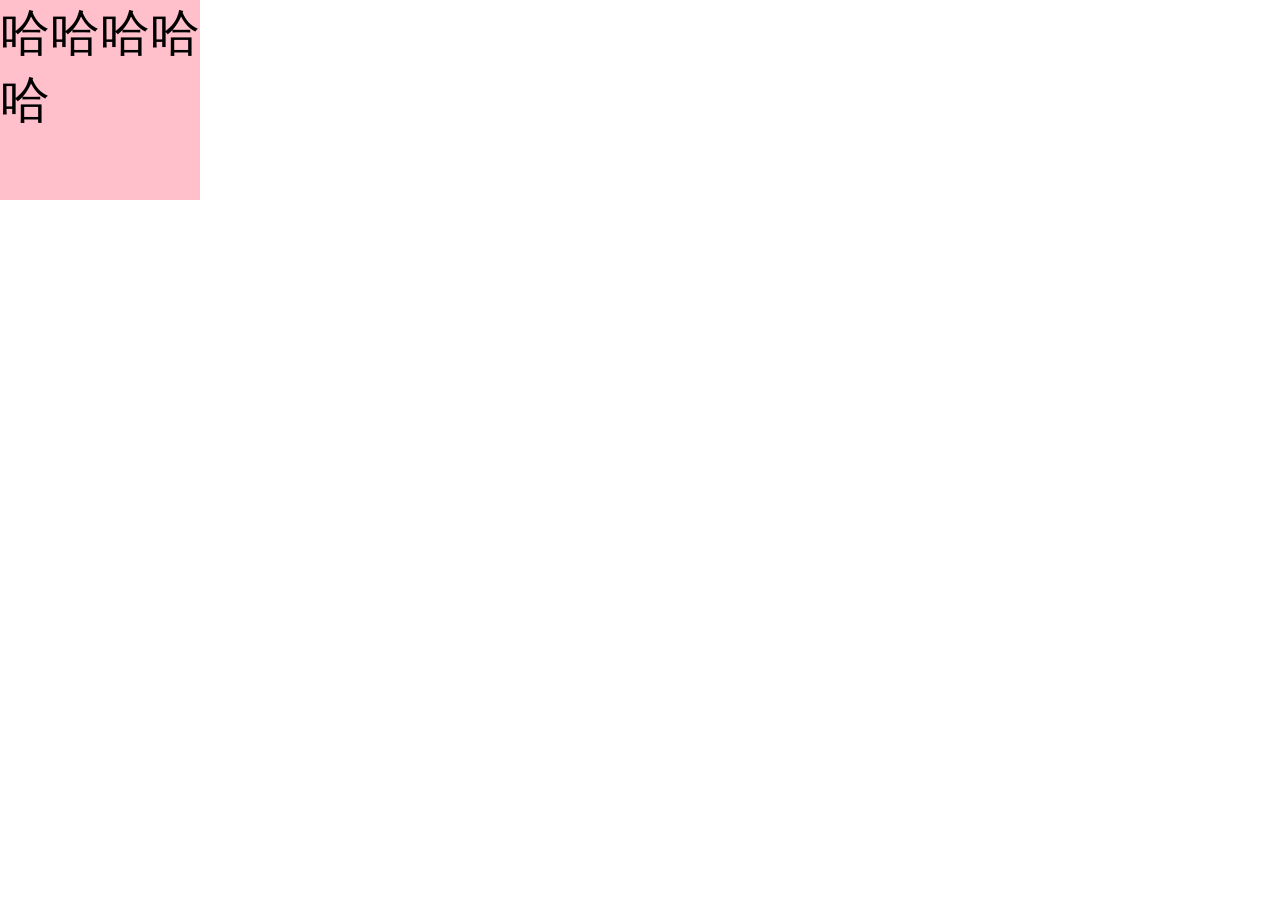
<file: rem/index.html>
<!DOCTYPE html>
<html lang="en">
<head>
    <meta charset="UTF-8">
    <meta name="viewport" content="width=device-width, initial-scale=1.0">
    <meta http-equiv="X-UA-Compatible" content="ie=edge">
    <title>Document</title>
    <script src="./rem.js"></script>
    <style>
        *{
            padding: 0;
            margin: 0;
        }
    div{
        background-color:pink;
        width: 2rem;
        height: 2rem;
    }
    p{
        font-size: 0.5rem;
    }
    
    </style>
</head>
<body>
    <div>
        <p>哈哈哈哈哈</p>
    </div>
</body>
</html>
</file>
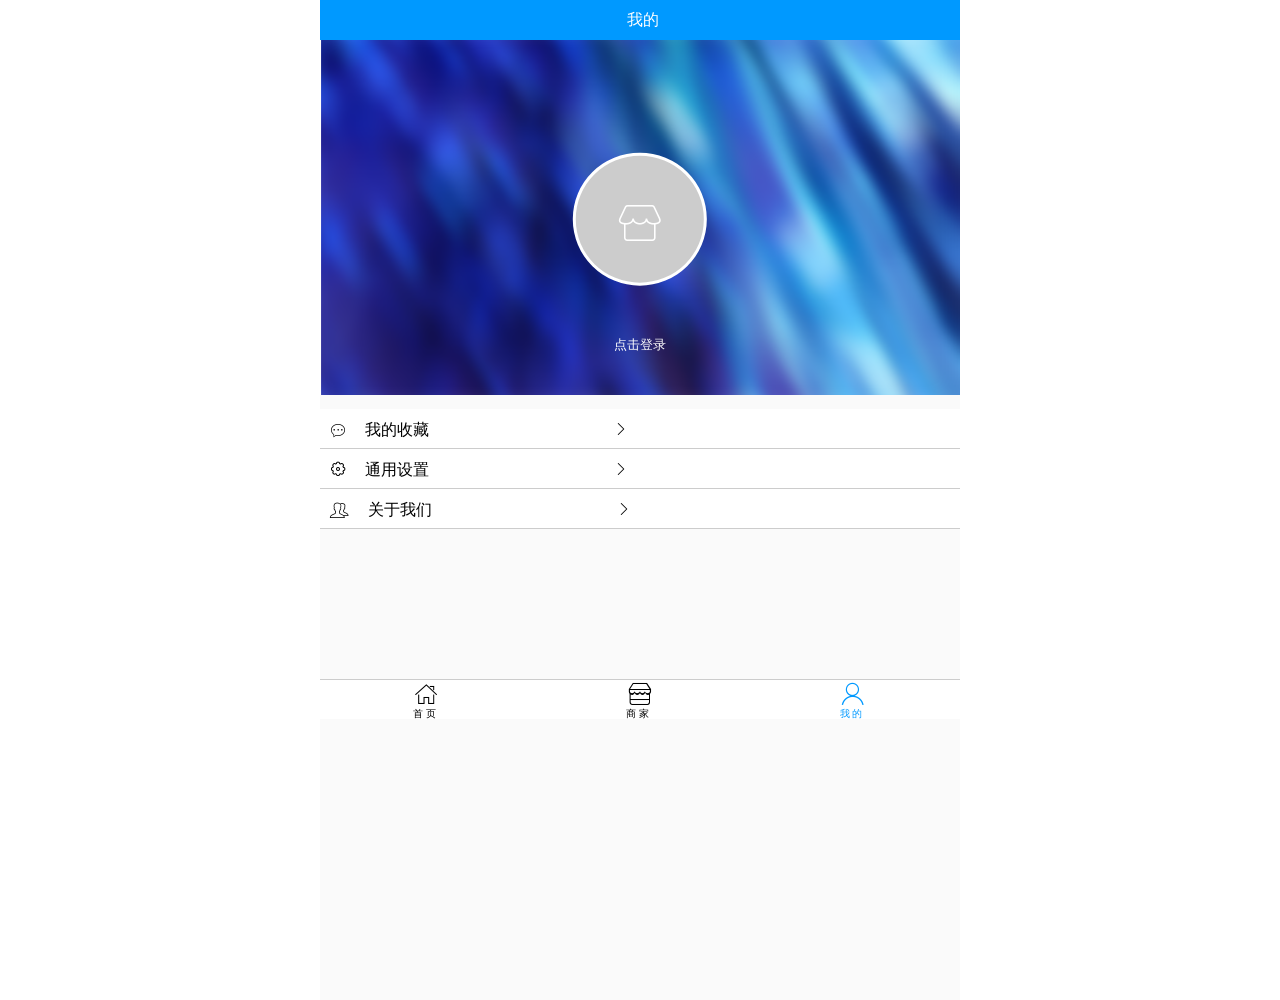
<file: 2018.7.4/用户中心/index.html>
<!DOCTYPE html>
<html lang="en">
<head>
    <meta charset="UTF-8">
    <meta name="viewport" content="width=device-width, initial-scale=1.0">
    <meta http-equiv="X-UA-Compatible" content="ie=edge">
    <title>Document</title>
    <link rel="stylesheet" href="./css.css">
    <link rel="stylesheet" href="./font/iconfont.css">
    <link rel="stylesheet" href="./bass.css">
</head>
<body>
   <div class="qj">
        <div class="top">
            <span>我的</span>
        </div>
        <div class="dj">
            <img src="./无标题.png" alt="">
            <div></div>
            <i class="iconfont icon-shangjia"></i>
            <p>点击登录</p>
        </div>
        <ul class="nav">
            <li>
             
            <i class="iconfont icon-info"></i>
            <p>我的收藏</p> 
            <span class="iconfont icon-zhankai-copy"></span>
            </li>
            <li>
                
                <i class="iconfont icon-tongyongshezhi"></i>
                <p>通用设置</p>
                <span class="iconfont icon-zhankai-copy"></span>
            </li>
            <li>
               
                <i class="iconfont icon-renshu1"></i>
                <p>关于我们</p>
                <span class="iconfont icon-zhankai-copy"></span>
            </li>
        </ul>
        <ul class="footer">
            <li>
                <span  class="iconfont icon-shouye-copy"></span> <br>
                <p>首 页</p>
            </li>
            <li>
                    <span  class="iconfont icon-shangjia3"></span> <br>
                <p>商 家</p>
            </li>
            <li>
                    <span  class="iconfont icon-wode"></span> <br>
                <p class="last">我 的</p>
            </li>
        </ul>
   </div>
</body>
</html>
</file>
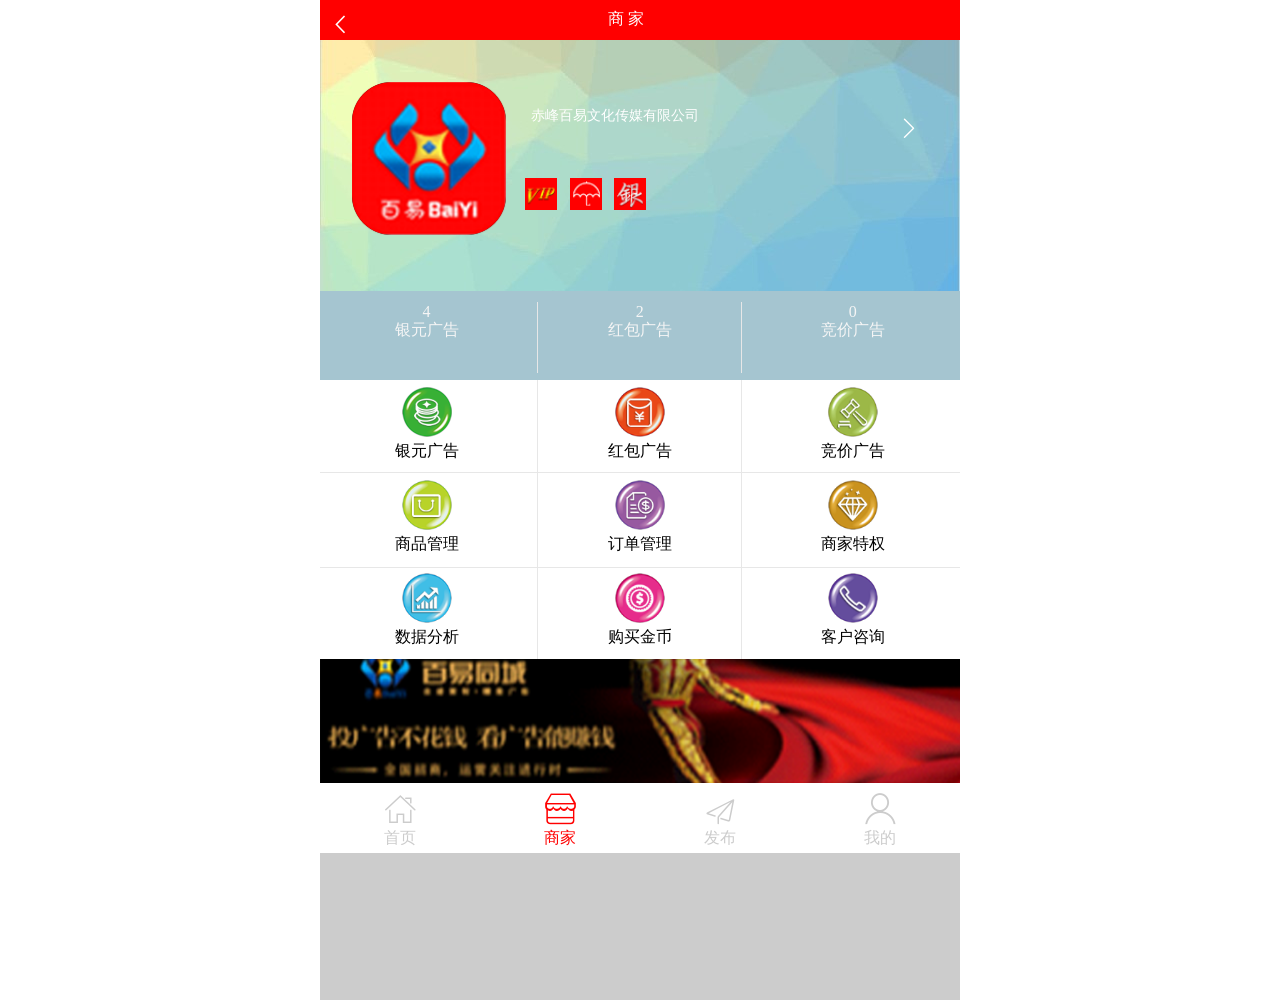
<file: 2018.7.4/赤峰百易文化/index.html>
<!DOCTYPE html>
<html lang="en">
<head>
    <meta charset="UTF-8">
    <meta name="viewport" content="width=device-width, initial-scale=1.0">
    <meta http-equiv="X-UA-Compatible" content="ie=edge">
    <title>Document</title>
    <link rel="stylesheet" href="./css/base.css">
    <link rel="stylesheet" href="./css/mycss.css">
    <!-- <link rel="stylesheet" href="./font/fonts/iconfont.css"> -->
    <link rel="stylesheet" href="./font/font/iconfont.css">
</head>
<body>
    <div class="qj">
        <div class="top">
            <span class="iconfont icon-fanhui"></span>
            <p>商 家</p>
        </div>
        <div class="msg">
            <img src="./images/01-商家.jpg" alt="">
            <img src="./images/shop_logo.png" class="logo">
            <img src="./images/shop_silver.png" class="shop_silver">
            <img src="./images/shop_umbrella.png" class="shop_umbrella">
            <img src="./images/shop_vip.png" class="vip">
            <p class="mz">赤峰百易文化传媒有限公司</p>
            <span  class="iconfont icon-zhankai-copy"></span>
            <ul>
                <li> 4 <br><p>银元广告</p> </li>
                <li> 2 <br><p>红包广告</p> </li>
                <li> 0 <br><p>竞价广告</p> </li>
            </ul>
            
        </div>
        <div class="xz">
            <ul class="clearfix">
                <li>
                    <img src="./images/syygg.png" alt="">
                    <p>银元广告</p>
                </li>
                <li> <img src="./images/ggao.png" alt="">
                    <p>红包广告</p>
                </li>
                <li> <img src="./images/jp.png" alt="">
                    <p>竞价广告</p>
                </li>
                <li> <img src="./images/scgl.png" alt="">
                    <p>商品管理</p>
                </li>
                <li> <img src="./images/my_2.png" alt="">
                    <p>订单管理</p>
                </li>
                <li> <img src="./images/tq.png" alt="">
                    <p>商家特权</p>
                </li>
                <li> <img src="./images/sjfx.png" alt="">
                    <p>数据分析</p>
                </li>
                <li> <img src="./images/money.png" alt="">
                    <p>购买金币</p>
                </li>
                <li> <img src="./images/dh.png" alt="">
                    <p>客户咨询</p>
                </li>
            </ul>
        </div>
        <div class="tp">
            <img src="./images/6666.png" alt="">
        </div>
        <div class="fooder">
            <ul>
                <li>
                    <span class="iconfont icon-shouye-copy"></span>
                     <p>首页</p>
                </li>
                <li>
                    <span class="iconfont icon-shangjia3"></span> <br>
                     <p class="sj">商家</p>
                </li>
                <li>
                    <span class="iconfont icon-fabu"></span> <br>
                     <p>发布</p>
                </li>
                <li>
                    <span class="iconfont icon-wode"></span> <br>
                     <p>我的</p>
                </li>
            </ul>
        </div>
    </div>
</body>
</html>
</file>
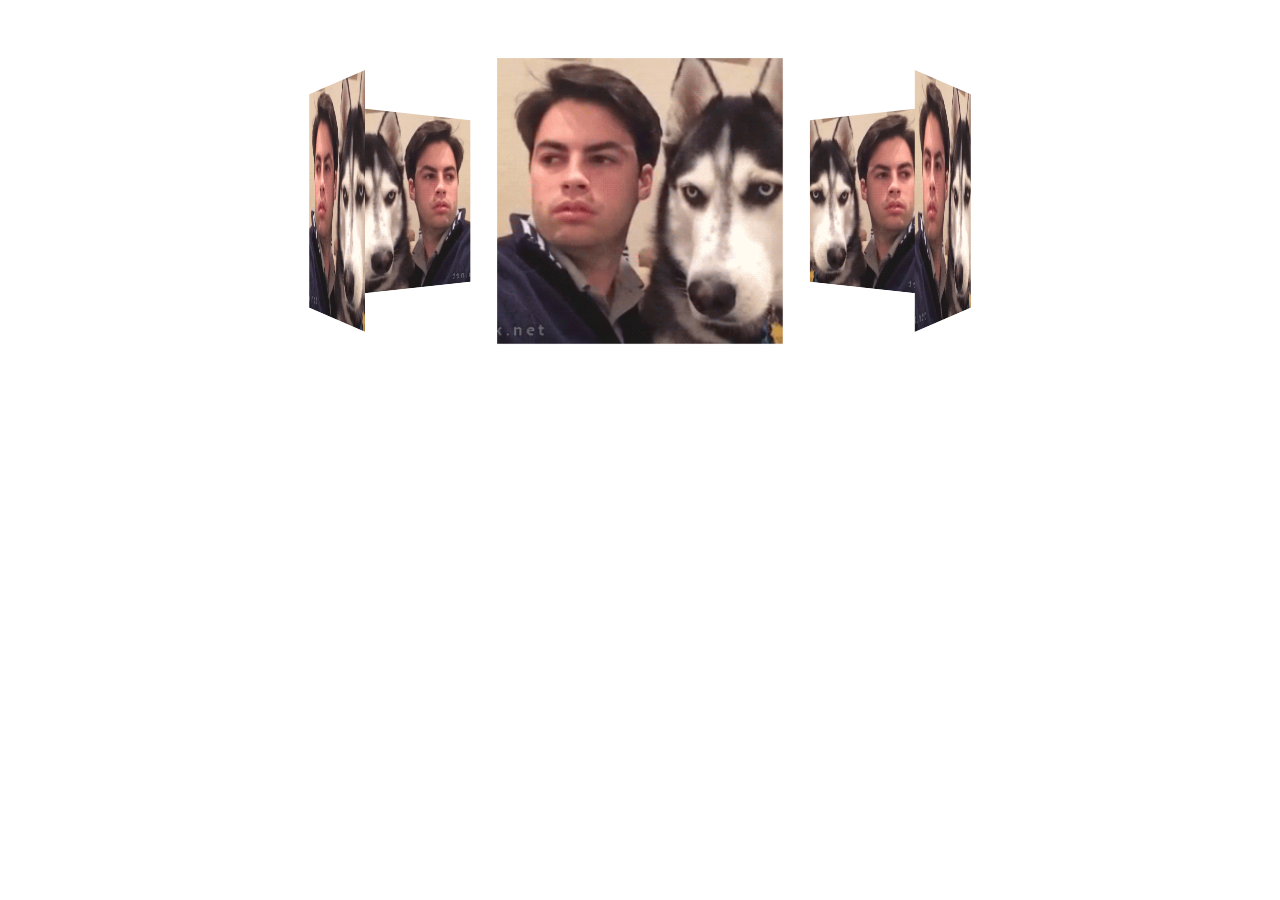
<file: 动画/03.动画状态.html>
<!DOCTYPE html>
<html lang="en">
<head>
	<meta charset="UTF-8">
	<title>Document</title>
	<style>
		body{
			perspective: 1000px;
		}
		.container{
			width: 200px;
			height: 200px;
			margin: 100px auto;
			border: 1px solid gray;
			background: url('images/dog2.jpg') no-repeat center/cover;
			position: relative;

			/* transform样式 */
			transform-style: preserve-3d;
		}
		.item{
			position: absolute;
			width: 100%;
			height: 100%;
			background: url('images/dog.gif') no-repeat center /cover;
		}
		.item:nth-child(1){
			transform: rotateY(0deg) translateZ(300px);
		}
		.item:nth-child(2){
			transform: rotateY(60deg) translateZ(300px);
		}
		.item:nth-child(3){
			transform: rotateY(120deg) translateZ(300px);
		}
		.item:nth-child(4){
			transform: rotateY(180deg) translateZ(300px);
		}
		.item:nth-child(5){
			transform: rotateY(240deg) translateZ(300px);
		}
		.item:nth-child(6){
			transform: rotateY(300deg) translateZ(300px);
		}

		/* 设置动画 */
		@keyframes autoRotate{
			from{}
			to{
				transform: rotateY(360deg);
			}
		}

		.animation{
			animation: autoRotate 3s linear infinite;
		}

		/* 鼠标悬停的时候 停止动画 */
		.container:hover{
			/* 动画状态
				如果要使用js操作该属性
				dom.style.animationPlayState ='paused'
			 */
			/* animation-play-state: paused; */
			animation: haha ;
		}
	</style>
</head>
<body>
	<div class="container animation">
		<div class="item"></div>
		<div class="item"></div>
		<div class="item"></div>
		<div class="item"></div>
		<div class="item"></div>
		<div class="item"></div>
	</div>
</body>
</html>
</file>
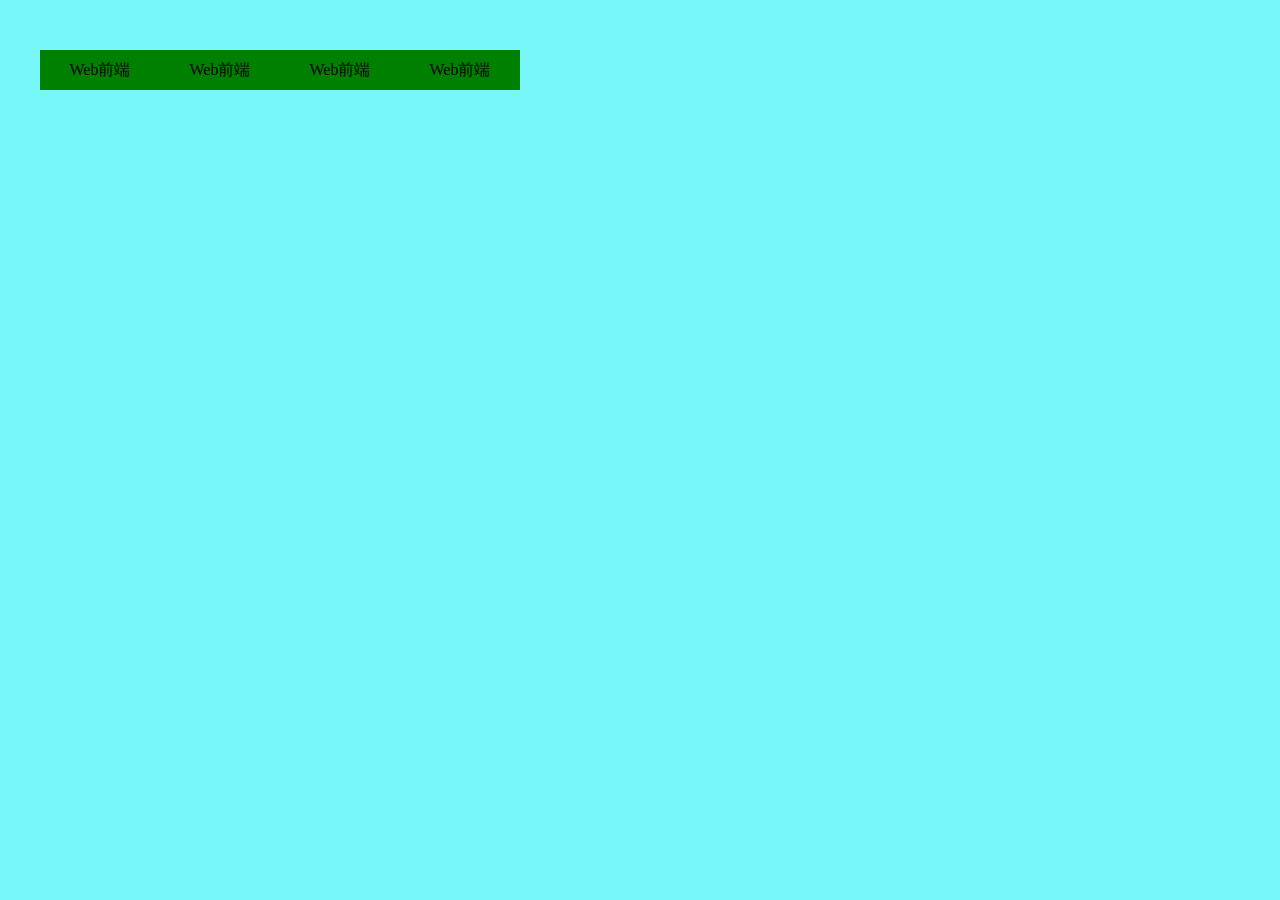
<file: 动画/04 3D转换-应用-翻转3D导航.html>
<!DOCTYPE html>
<html lang="en">
<head>
	<meta charset="UTF-8">
	<title>Document</title>
	<style>
		body{
			padding: 0;
			margin: 0;
			font-family: "宋体";
			background-color: #77f7f7;
		}
		.nav {
			height: 40px;
			margin-top: 50px;
			text-align: center;
			list-style: none;
		}
		li{
			width: 120px;
			height: 40px;
			line-height: 40px;
			float: left;
			position: relative;
			transition: all 1s;

			transform-style:preserve-3d;
			/* transform: rotateX(-90deg); */
		}
		li span{
			width: 100%;
			height: 100%;

			position: absolute;
			left: 0;
			top: 0;
		}
		li span:nth-child(1){
			transform: translateZ(20px);
			background-color: green;
		}
		li span:nth-child(2){
			transform: rotateX(90deg) translateZ(20px);
			background-color: yellow;
		}
		li:hover {
			transform: rotateX(-90deg);
		}
	</style>
</head>
<body>
	<ul class="nav">
		<li>
			<span>Web前端</span>
			<span>传智播客</span>
		</li>
		<li>
			<span>Web前端</span>
			<span>传智播客</span>
		</li>
		<li>
			<span>Web前端</span>
			<span>传智播客</span>
		</li>
		<li>
			<span>Web前端</span>
			<span>传智播客</span>
		</li>
	</ul>
</body>
</html>
</file>
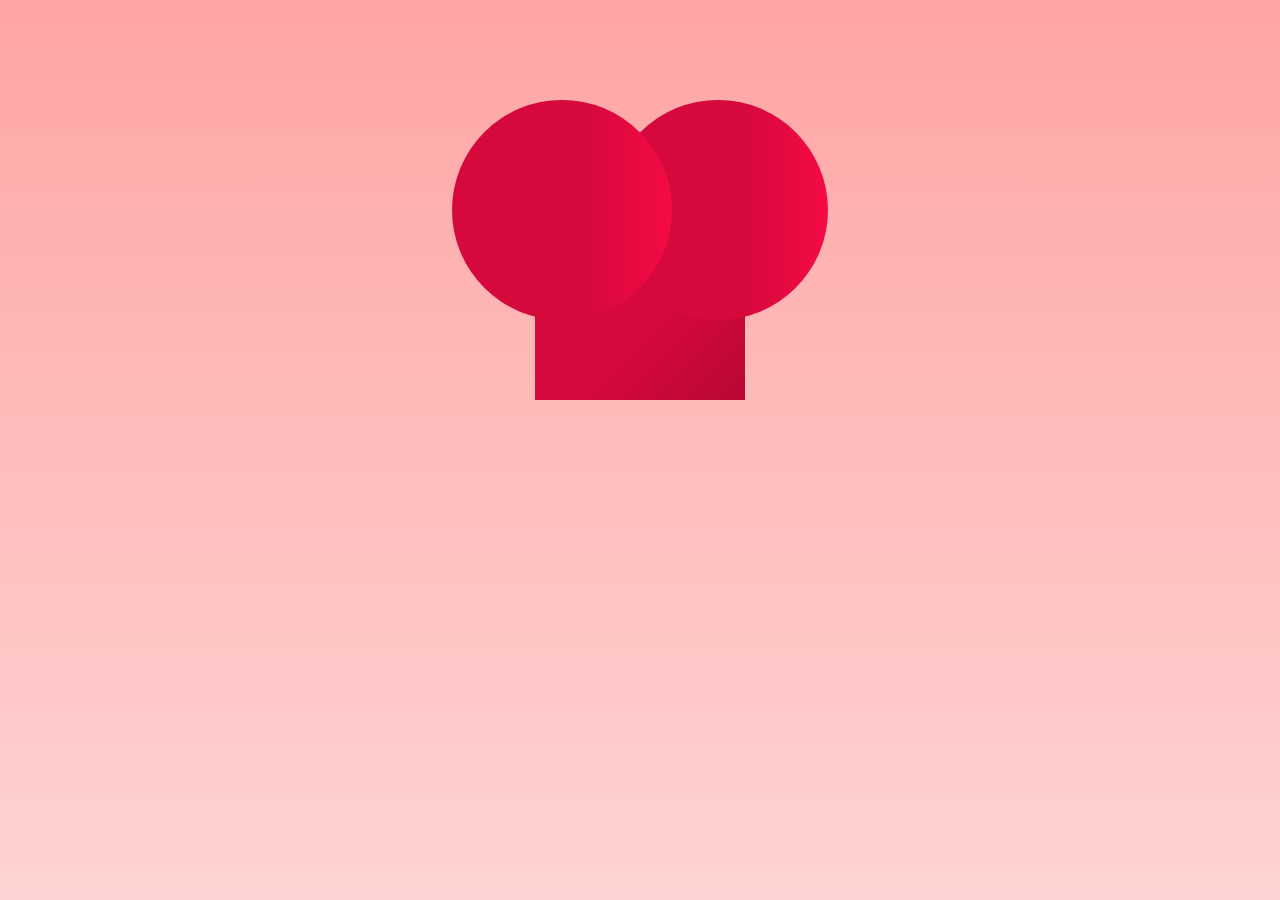
<file: 动画/heart.html>
<!DOCTYPE html>
<html lang="en">
<head>
	<meta charset="UTF-8">
	<title>Red Heart</title>
	<style>
		html, body {
			height: 100%;
		}

		body {
			margin: 0;
			padding: 0;
			/*background: #ffa5a5;*/
			background: linear-gradient(to bottom, #ffa5a5 0%,#ffd3d3 100%);
		}

		.chest {
			width: 500px;
			height: 500px;
			margin: 0 auto;
			position: relative;
		}

		.heart {
			position: absolute;
			z-index: 2;
			background: linear-gradient(-90deg, #F50A45 0%, #d5093c 40%);
			animation: beat 0.7s ease 0s infinite ;
		}

		.heart.center {
			background: linear-gradient(-45deg, #B80734 0%, #d5093c 40%);
		}

		.heart.top {
			z-index: 3;
		}

		.side {
			top: 100px;
			width: 220px;
			height: 220px;
			border-radius: 220px;
		}

		.center {
			width: 210px;
			height: 210px;
			bottom: 100px;
			left: 145px;
			/*transform: rotate(45deg);*/
		}

		.left {
			left: 62px;
		}

		.right {
			right: 62px;
		}


		@keyframes beat {
			0% {
				transform: scale(1) rotate(225deg);
				box-shadow:0 0 40px #d5093c;
			}

			50% {
				transform: scale(1.1) rotate(225deg);
				box-shadow:0 0 70px #d5093c;
			}

			100% {
				transform: scale(1) rotate(225deg);
				box-shadow:0 0 40px #d5093c;
			}
		}
	</style>
</head>
<body>
	<div class="chest">
		<div class="heart left side top"></div>
		<div class="heart center"></div>
		<div class="heart right side"></div>
	</div>
</body>
</html>
</file>
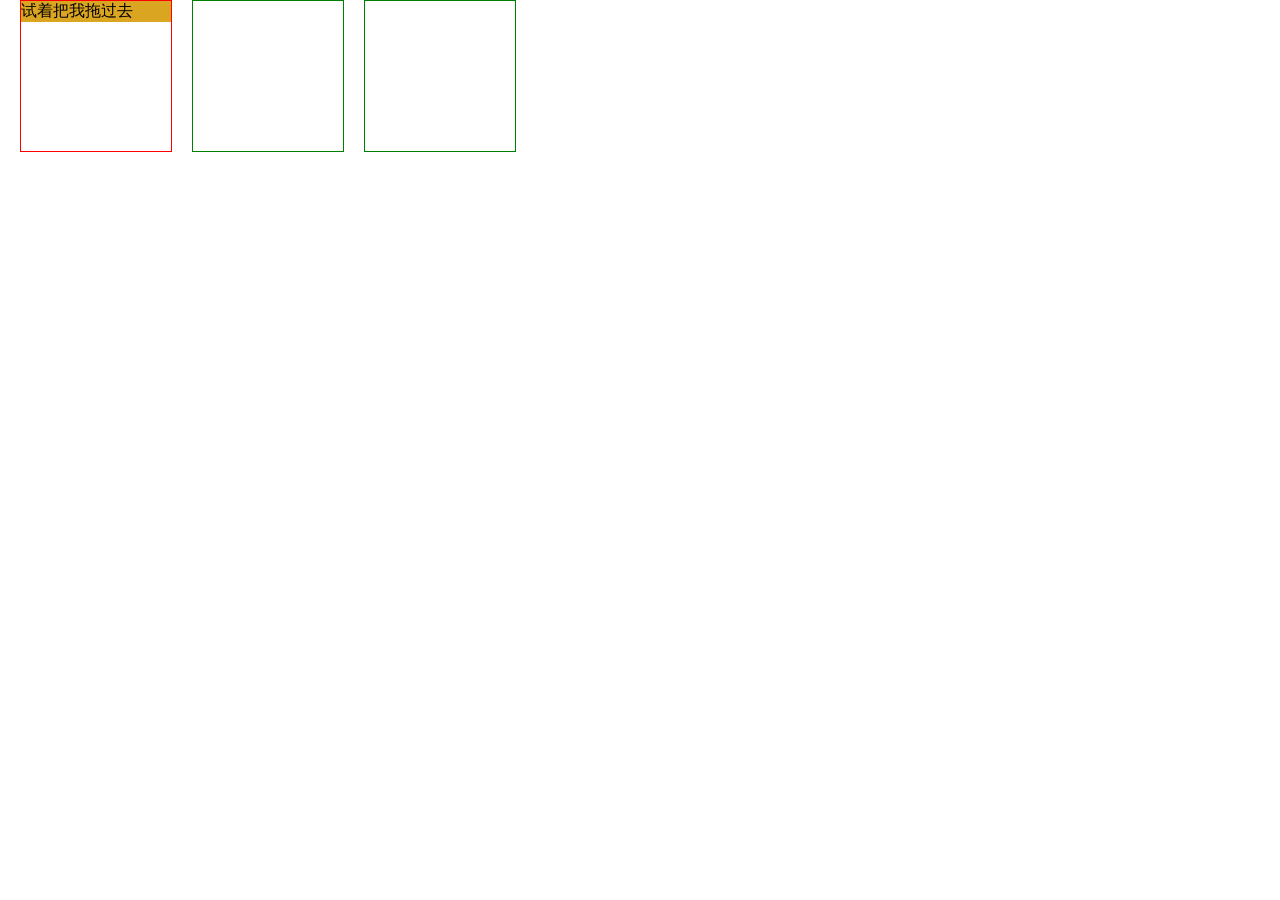
<file: 练习/拖拽.html>
<!DOCTYPE html>
<html lang="en">
<head>
    <meta charset="UTF-8">
    <meta name="viewport" content="width=device-width, initial-scale=1.0">
    <meta http-equiv="X-UA-Compatible" content="ie=edge">
    <title>Document</title>
    <style>
        *{
            margin: 0;
            padding: 0;
        }
        .div1{
            width: 150px;
            height: 150px;
            border: red solid 1px;
            /* display: inline-block; */
            float: left;
            margin-left: 20px;
        }
        .div2{
            width: 150px;
            height: 150px;
            border: green solid 1px;
            float: left;
            margin-left: 20px;
        }
        #pe{
            background-color: goldenrod;
        }
        .div3{
            width: 150px;
            height: 150px;
            border: green solid 1px;
            float: left;
            margin-left: 20px;
        }
    </style>
</head>
<body>
    <div class="div1" id="div1">
        <!-- 在H5中药拖拽元素，要为元素添加draggable="true" 图片，超链接默认可以拖拽-->
        <p id="pe" draggable="true">试着把我拖过去</p>
    </div>
    <div class="div2" id="div2"></div>
    <div class="div3"></div>
    <script>
    // 学习拖拽重点是学习拖拽事件
    // 1.用于被拖拽元素的时间
    var obj = null;
        // var p =document.querySelector("#pe");
        // var div2 = document.querySelector("#div2");
        // var div1 = document.querySelector("#div1");
    // ondrag 用于拖拽元素，整个拖拽过程都会调用
    // ondragstart 用于拖拽元素，开始时候调用
    // ondragleave用于拖拽元素，当鼠标离开拖拽元素时候调用
    // ondragend用于拖拽元素，拖拽结束时候调用
    document.ondragstart=function(e){
        // console.log(e.target);
        e.target.style.opacity=0.5
        obj = e.target;
        /*通过dataTransfer来实现数据的存储和获取
        setData(format,data)
        format:数据类型：text/html text/url-list
        data:数据:一般来说是字符串值
        */

        e.dataTransfer.setData("text/html",e.target.id);
    }
    document.ondragend=function(e){
        e.target.style.opacity=1;
    }
    document.ondragleave=function(){
        
    }
    document.ondrag=function(){
        
    }
    // 2.用于目标元素的时间
    //  ondragenter 拖拽元素进入时候调用
    //  ondragover 当停留在目标元素上时候调用
    //  ondrop 当在目标元素松开鼠标时候调用
    //  ondragleave    当鼠标离开目标元素时候调用
    document.ondragenter=function(e){
        console.log(e.target);
        

    }
    document.ondragover=function(e){
        
        // 如果想触发ondrag事件，需要阻止浏览器的默认行为
        e.preventDefault();
    }
    document.ondrop=function(e){
        // e.target.appendChild(obj);
        var id = e.dataTransfer.getData("text/html");
        // console.log("id="+id);
        e.target.appendChild(document.getElementById(id));
        
    }
    document.ondragleave=function(){
        
    }
    
    </script>
</body>
</html>
</file>
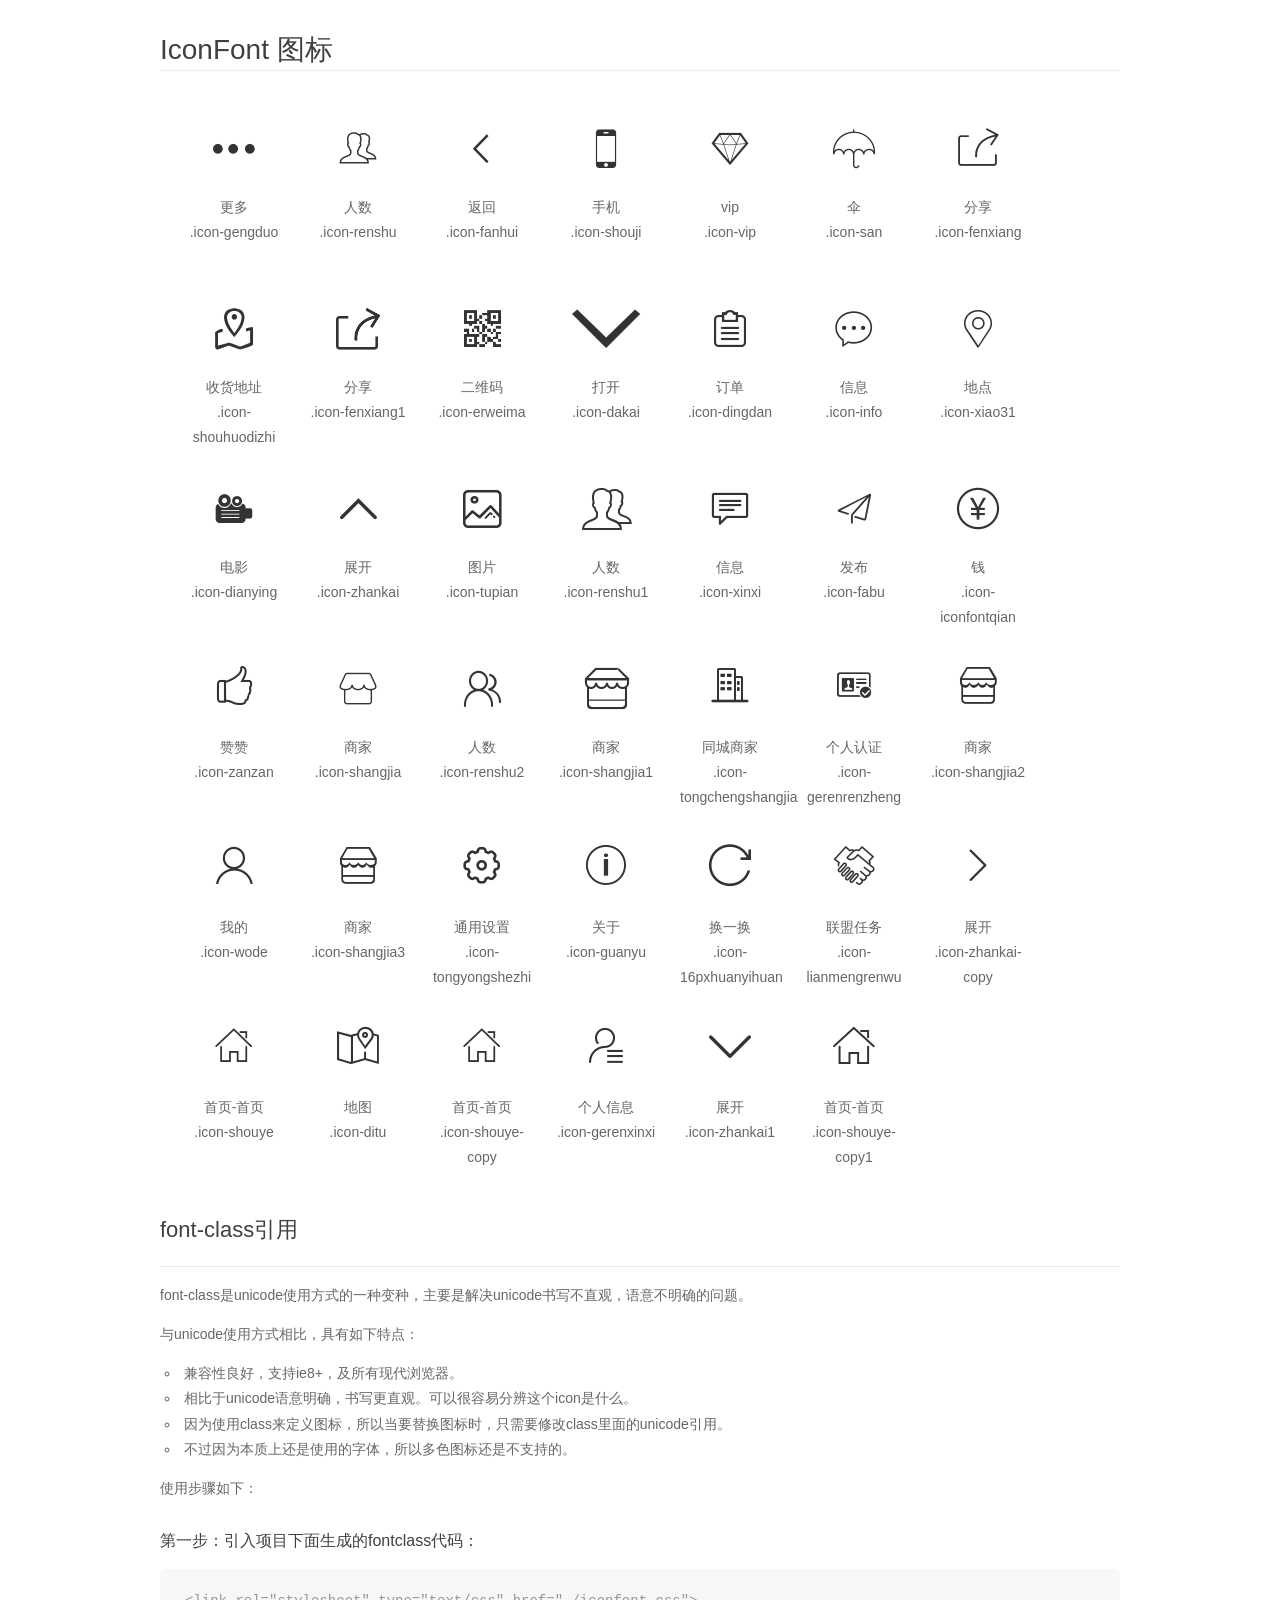
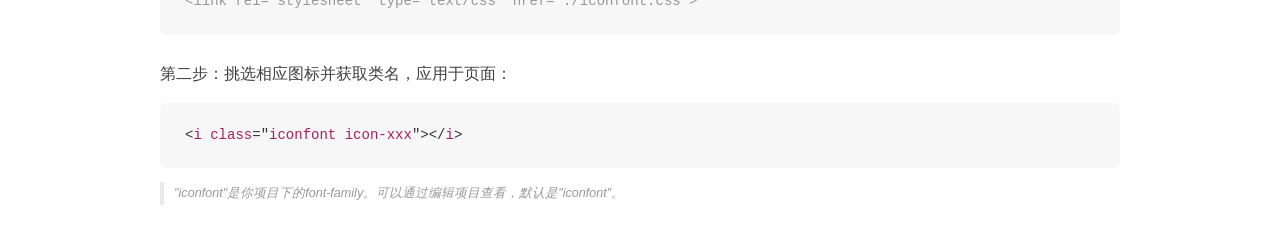
<file: 2018.7.4/用户中心/font/demo_fontclass.html>
<!DOCTYPE html>
<html>
<head>
    <meta charset="utf-8"/>
    <title>IconFont</title>
    <link rel="stylesheet" href="demo.css">
    <link rel="stylesheet" href="iconfont.css">
</head>
<body>
    <div class="main markdown">
        <h1>IconFont 图标</h1>
        <ul class="icon_lists clear">
            
                <li>
                <i class="icon iconfont icon-gengduo"></i>
                    <div class="name">更多</div>
                    <div class="fontclass">.icon-gengduo</div>
                </li>
            
                <li>
                <i class="icon iconfont icon-renshu"></i>
                    <div class="name">人数</div>
                    <div class="fontclass">.icon-renshu</div>
                </li>
            
                <li>
                <i class="icon iconfont icon-fanhui"></i>
                    <div class="name">返回</div>
                    <div class="fontclass">.icon-fanhui</div>
                </li>
            
                <li>
                <i class="icon iconfont icon-shouji"></i>
                    <div class="name">手机</div>
                    <div class="fontclass">.icon-shouji</div>
                </li>
            
                <li>
                <i class="icon iconfont icon-vip"></i>
                    <div class="name">vip</div>
                    <div class="fontclass">.icon-vip</div>
                </li>
            
                <li>
                <i class="icon iconfont icon-san"></i>
                    <div class="name">伞</div>
                    <div class="fontclass">.icon-san</div>
                </li>
            
                <li>
                <i class="icon iconfont icon-fenxiang"></i>
                    <div class="name">分享</div>
                    <div class="fontclass">.icon-fenxiang</div>
                </li>
            
                <li>
                <i class="icon iconfont icon-shouhuodizhi"></i>
                    <div class="name">收货地址</div>
                    <div class="fontclass">.icon-shouhuodizhi</div>
                </li>
            
                <li>
                <i class="icon iconfont icon-fenxiang1"></i>
                    <div class="name">分享</div>
                    <div class="fontclass">.icon-fenxiang1</div>
                </li>
            
                <li>
                <i class="icon iconfont icon-erweima"></i>
                    <div class="name">二维码</div>
                    <div class="fontclass">.icon-erweima</div>
                </li>
            
                <li>
                <i class="icon iconfont icon-dakai"></i>
                    <div class="name">打开</div>
                    <div class="fontclass">.icon-dakai</div>
                </li>
            
                <li>
                <i class="icon iconfont icon-dingdan"></i>
                    <div class="name">订单</div>
                    <div class="fontclass">.icon-dingdan</div>
                </li>
            
                <li>
                <i class="icon iconfont icon-info"></i>
                    <div class="name">信息</div>
                    <div class="fontclass">.icon-info</div>
                </li>
            
                <li>
                <i class="icon iconfont icon-xiao31"></i>
                    <div class="name">地点</div>
                    <div class="fontclass">.icon-xiao31</div>
                </li>
            
                <li>
                <i class="icon iconfont icon-dianying"></i>
                    <div class="name">电影</div>
                    <div class="fontclass">.icon-dianying</div>
                </li>
            
                <li>
                <i class="icon iconfont icon-zhankai"></i>
                    <div class="name">展开</div>
                    <div class="fontclass">.icon-zhankai</div>
                </li>
            
                <li>
                <i class="icon iconfont icon-tupian"></i>
                    <div class="name">图片</div>
                    <div class="fontclass">.icon-tupian</div>
                </li>
            
                <li>
                <i class="icon iconfont icon-renshu1"></i>
                    <div class="name">人数</div>
                    <div class="fontclass">.icon-renshu1</div>
                </li>
            
                <li>
                <i class="icon iconfont icon-xinxi"></i>
                    <div class="name">信息</div>
                    <div class="fontclass">.icon-xinxi</div>
                </li>
            
                <li>
                <i class="icon iconfont icon-fabu"></i>
                    <div class="name">发布</div>
                    <div class="fontclass">.icon-fabu</div>
                </li>
            
                <li>
                <i class="icon iconfont icon-iconfontqian"></i>
                    <div class="name">钱</div>
                    <div class="fontclass">.icon-iconfontqian</div>
                </li>
            
                <li>
                <i class="icon iconfont icon-zanzan"></i>
                    <div class="name">赞赞</div>
                    <div class="fontclass">.icon-zanzan</div>
                </li>
            
                <li>
                <i class="icon iconfont icon-shangjia"></i>
                    <div class="name">商家</div>
                    <div class="fontclass">.icon-shangjia</div>
                </li>
            
                <li>
                <i class="icon iconfont icon-renshu2"></i>
                    <div class="name">人数</div>
                    <div class="fontclass">.icon-renshu2</div>
                </li>
            
                <li>
                <i class="icon iconfont icon-shangjia1"></i>
                    <div class="name">商家</div>
                    <div class="fontclass">.icon-shangjia1</div>
                </li>
            
                <li>
                <i class="icon iconfont icon-tongchengshangjia"></i>
                    <div class="name">同城商家</div>
                    <div class="fontclass">.icon-tongchengshangjia</div>
                </li>
            
                <li>
                <i class="icon iconfont icon-gerenrenzheng"></i>
                    <div class="name">个人认证</div>
                    <div class="fontclass">.icon-gerenrenzheng</div>
                </li>
            
                <li>
                <i class="icon iconfont icon-shangjia2"></i>
                    <div class="name">商家</div>
                    <div class="fontclass">.icon-shangjia2</div>
                </li>
            
                <li>
                <i class="icon iconfont icon-wode"></i>
                    <div class="name">我的</div>
                    <div class="fontclass">.icon-wode</div>
                </li>
            
                <li>
                <i class="icon iconfont icon-shangjia3"></i>
                    <div class="name">商家</div>
                    <div class="fontclass">.icon-shangjia3</div>
                </li>
            
                <li>
                <i class="icon iconfont icon-tongyongshezhi"></i>
                    <div class="name">通用设置</div>
                    <div class="fontclass">.icon-tongyongshezhi</div>
                </li>
            
                <li>
                <i class="icon iconfont icon-guanyu"></i>
                    <div class="name">关于</div>
                    <div class="fontclass">.icon-guanyu</div>
                </li>
            
                <li>
                <i class="icon iconfont icon-16pxhuanyihuan"></i>
                    <div class="name">换一换</div>
                    <div class="fontclass">.icon-16pxhuanyihuan</div>
                </li>
            
                <li>
                <i class="icon iconfont icon-lianmengrenwu"></i>
                    <div class="name">联盟任务</div>
                    <div class="fontclass">.icon-lianmengrenwu</div>
                </li>
            
                <li>
                <i class="icon iconfont icon-zhankai-copy"></i>
                    <div class="name">展开</div>
                    <div class="fontclass">.icon-zhankai-copy</div>
                </li>
            
                <li>
                <i class="icon iconfont icon-shouye"></i>
                    <div class="name">首页-首页</div>
                    <div class="fontclass">.icon-shouye</div>
                </li>
            
                <li>
                <i class="icon iconfont icon-ditu"></i>
                    <div class="name">地图</div>
                    <div class="fontclass">.icon-ditu</div>
                </li>
            
                <li>
                <i class="icon iconfont icon-shouye-copy"></i>
                    <div class="name">首页-首页</div>
                    <div class="fontclass">.icon-shouye-copy</div>
                </li>
            
                <li>
                <i class="icon iconfont icon-gerenxinxi"></i>
                    <div class="name">个人信息</div>
                    <div class="fontclass">.icon-gerenxinxi</div>
                </li>
            
                <li>
                <i class="icon iconfont icon-zhankai1"></i>
                    <div class="name">展开</div>
                    <div class="fontclass">.icon-zhankai1</div>
                </li>
            
                <li>
                <i class="icon iconfont icon-shouye-copy1"></i>
                    <div class="name">首页-首页</div>
                    <div class="fontclass">.icon-shouye-copy1</div>
                </li>
            
        </ul>

        <h2 id="font-class-">font-class引用</h2>
        <hr>

        <p>font-class是unicode使用方式的一种变种，主要是解决unicode书写不直观，语意不明确的问题。</p>
        <p>与unicode使用方式相比，具有如下特点：</p>
        <ul>
        <li>兼容性良好，支持ie8+，及所有现代浏览器。</li>
        <li>相比于unicode语意明确，书写更直观。可以很容易分辨这个icon是什么。</li>
        <li>因为使用class来定义图标，所以当要替换图标时，只需要修改class里面的unicode引用。</li>
        <li>不过因为本质上还是使用的字体，所以多色图标还是不支持的。</li>
        </ul>
        <p>使用步骤如下：</p>
        <h3 id="-fontclass-">第一步：引入项目下面生成的fontclass代码：</h3>


        <pre><code class="lang-js hljs javascript"><span class="hljs-comment">&lt;link rel="stylesheet" type="text/css" href="./iconfont.css"&gt;</span></code></pre>
        <h3 id="-">第二步：挑选相应图标并获取类名，应用于页面：</h3>
        <pre><code class="lang-css hljs">&lt;<span class="hljs-selector-tag">i</span> <span class="hljs-selector-tag">class</span>="<span class="hljs-selector-tag">iconfont</span> <span class="hljs-selector-tag">icon-xxx</span>"&gt;&lt;/<span class="hljs-selector-tag">i</span>&gt;</code></pre>
        <blockquote>
        <p>"iconfont"是你项目下的font-family。可以通过编辑项目查看，默认是"iconfont"。</p>
        </blockquote>
    </div>
</body>
</html>
</file>
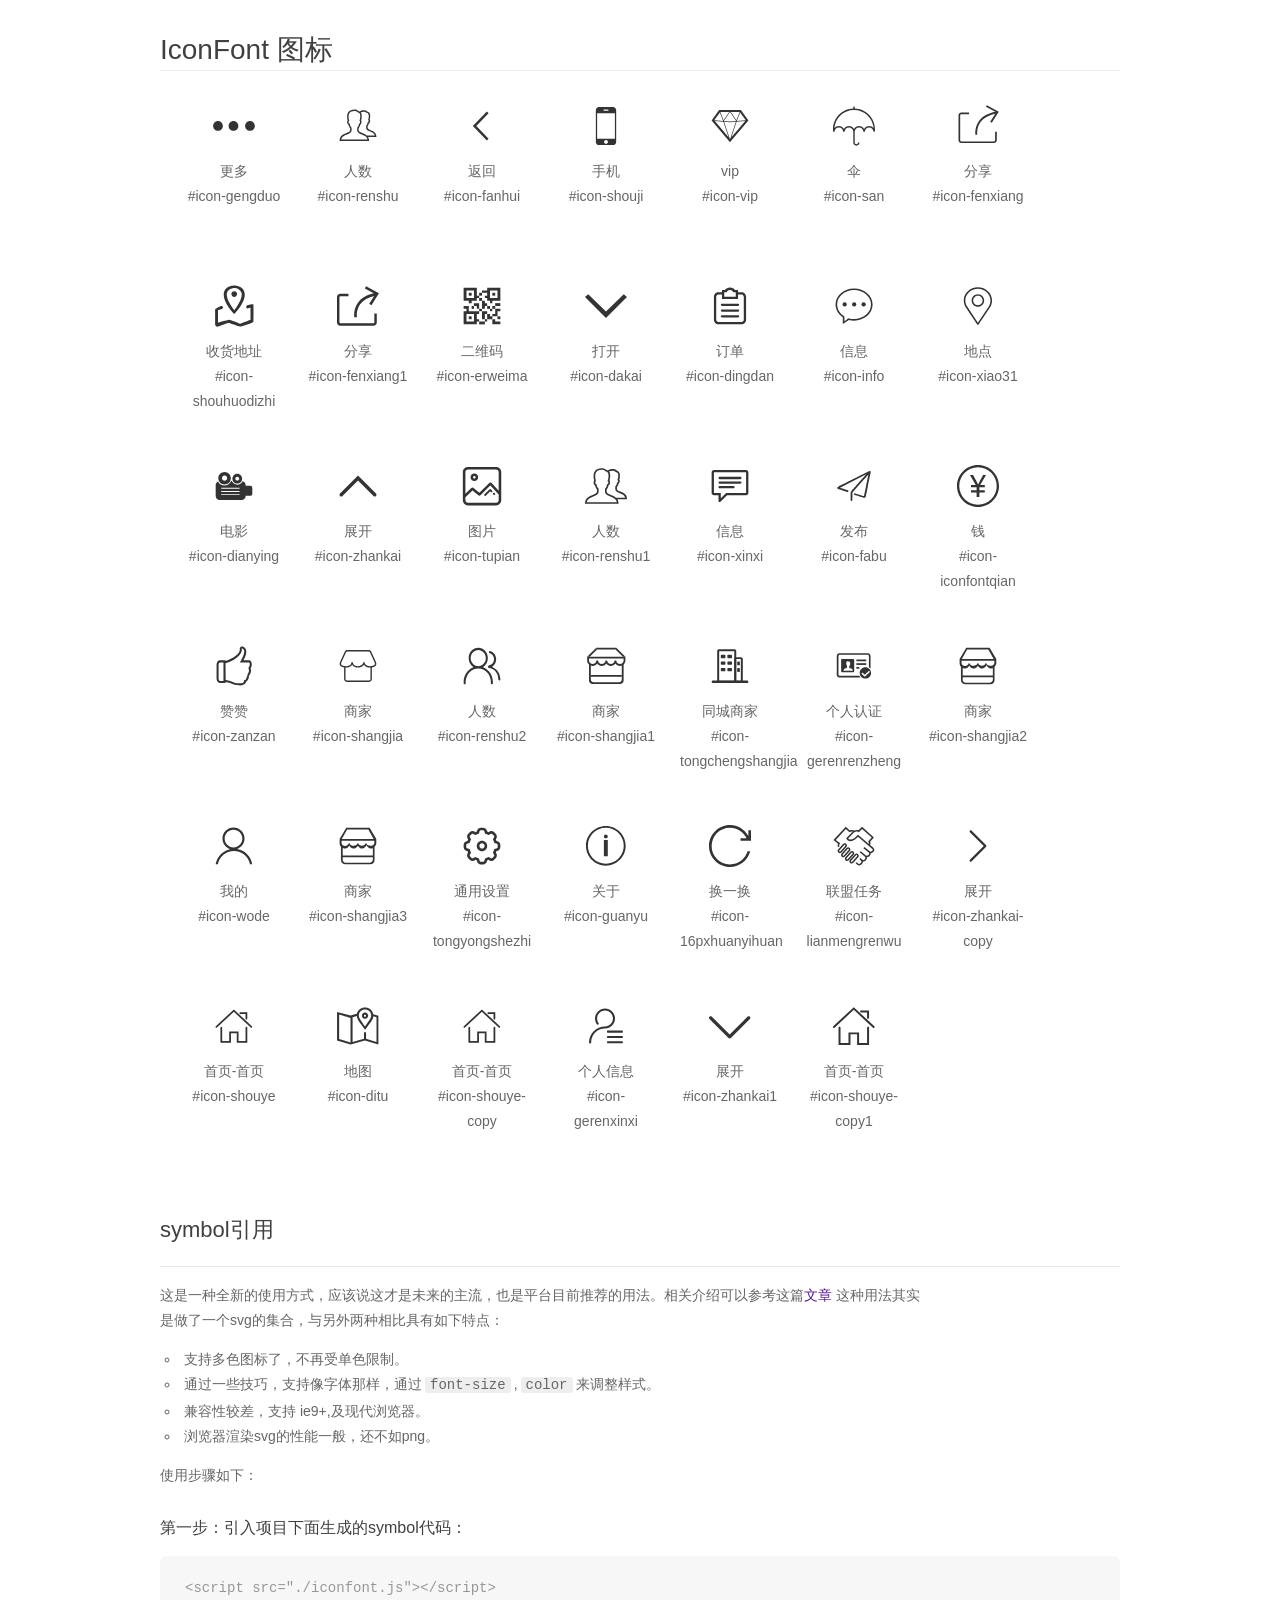
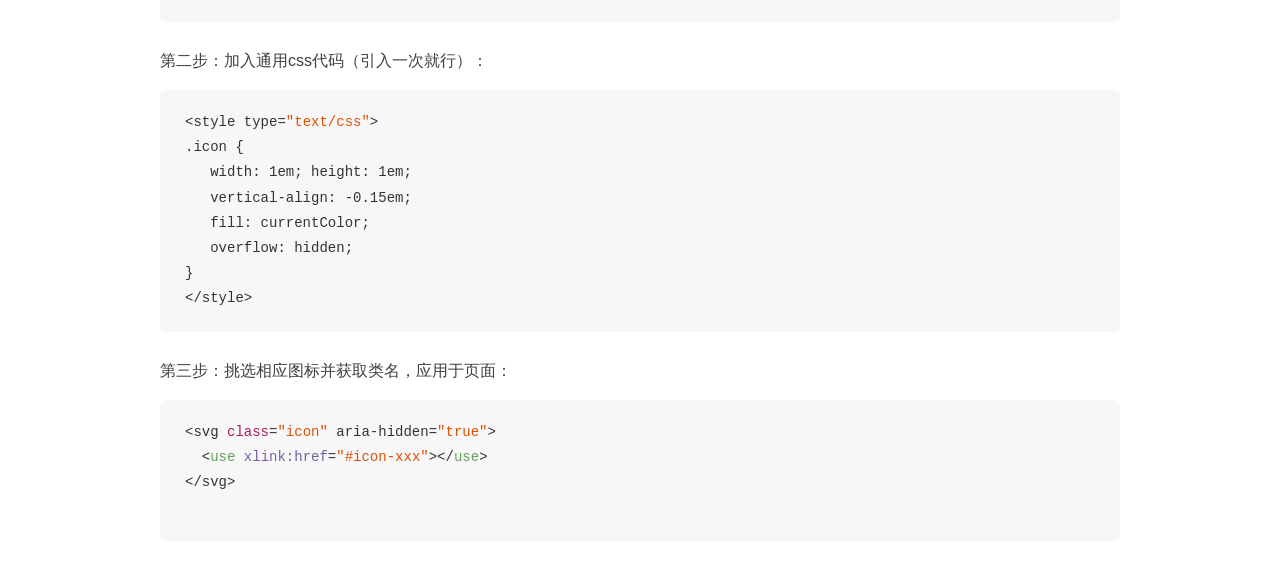
<file: 2018.7.4/用户中心/font/demo_symbol.html>
<!DOCTYPE html>
<html>
<head>
    <meta charset="utf-8"/>
    <title>IconFont</title>
    <link rel="stylesheet" href="demo.css">
    <script src="iconfont.js"></script>

    <style type="text/css">
        .icon {
          /* 通过设置 font-size 来改变图标大小 */
          width: 1em; height: 1em;
          /* 图标和文字相邻时，垂直对齐 */
          vertical-align: -0.15em;
          /* 通过设置 color 来改变 SVG 的颜色/fill */
          fill: currentColor;
          /* path 和 stroke 溢出 viewBox 部分在 IE 下会显示
             normalize.css 中也包含这行 */
          overflow: hidden;
        }

    </style>
</head>
<body>
    <div class="main markdown">
        <h1>IconFont 图标</h1>
        <ul class="icon_lists clear">
            
                <li>
                    <svg class="icon" aria-hidden="true">
                        <use xlink:href="#icon-gengduo"></use>
                    </svg>
                    <div class="name">更多</div>
                    <div class="fontclass">#icon-gengduo</div>
                </li>
            
                <li>
                    <svg class="icon" aria-hidden="true">
                        <use xlink:href="#icon-renshu"></use>
                    </svg>
                    <div class="name">人数</div>
                    <div class="fontclass">#icon-renshu</div>
                </li>
            
                <li>
                    <svg class="icon" aria-hidden="true">
                        <use xlink:href="#icon-fanhui"></use>
                    </svg>
                    <div class="name">返回</div>
                    <div class="fontclass">#icon-fanhui</div>
                </li>
            
                <li>
                    <svg class="icon" aria-hidden="true">
                        <use xlink:href="#icon-shouji"></use>
                    </svg>
                    <div class="name">手机</div>
                    <div class="fontclass">#icon-shouji</div>
                </li>
            
                <li>
                    <svg class="icon" aria-hidden="true">
                        <use xlink:href="#icon-vip"></use>
                    </svg>
                    <div class="name">vip</div>
                    <div class="fontclass">#icon-vip</div>
                </li>
            
                <li>
                    <svg class="icon" aria-hidden="true">
                        <use xlink:href="#icon-san"></use>
                    </svg>
                    <div class="name">伞</div>
                    <div class="fontclass">#icon-san</div>
                </li>
            
                <li>
                    <svg class="icon" aria-hidden="true">
                        <use xlink:href="#icon-fenxiang"></use>
                    </svg>
                    <div class="name">分享</div>
                    <div class="fontclass">#icon-fenxiang</div>
                </li>
            
                <li>
                    <svg class="icon" aria-hidden="true">
                        <use xlink:href="#icon-shouhuodizhi"></use>
                    </svg>
                    <div class="name">收货地址</div>
                    <div class="fontclass">#icon-shouhuodizhi</div>
                </li>
            
                <li>
                    <svg class="icon" aria-hidden="true">
                        <use xlink:href="#icon-fenxiang1"></use>
                    </svg>
                    <div class="name">分享</div>
                    <div class="fontclass">#icon-fenxiang1</div>
                </li>
            
                <li>
                    <svg class="icon" aria-hidden="true">
                        <use xlink:href="#icon-erweima"></use>
                    </svg>
                    <div class="name">二维码</div>
                    <div class="fontclass">#icon-erweima</div>
                </li>
            
                <li>
                    <svg class="icon" aria-hidden="true">
                        <use xlink:href="#icon-dakai"></use>
                    </svg>
                    <div class="name">打开</div>
                    <div class="fontclass">#icon-dakai</div>
                </li>
            
                <li>
                    <svg class="icon" aria-hidden="true">
                        <use xlink:href="#icon-dingdan"></use>
                    </svg>
                    <div class="name">订单</div>
                    <div class="fontclass">#icon-dingdan</div>
                </li>
            
                <li>
                    <svg class="icon" aria-hidden="true">
                        <use xlink:href="#icon-info"></use>
                    </svg>
                    <div class="name">信息</div>
                    <div class="fontclass">#icon-info</div>
                </li>
            
                <li>
                    <svg class="icon" aria-hidden="true">
                        <use xlink:href="#icon-xiao31"></use>
                    </svg>
                    <div class="name">地点</div>
                    <div class="fontclass">#icon-xiao31</div>
                </li>
            
                <li>
                    <svg class="icon" aria-hidden="true">
                        <use xlink:href="#icon-dianying"></use>
                    </svg>
                    <div class="name">电影</div>
                    <div class="fontclass">#icon-dianying</div>
                </li>
            
                <li>
                    <svg class="icon" aria-hidden="true">
                        <use xlink:href="#icon-zhankai"></use>
                    </svg>
                    <div class="name">展开</div>
                    <div class="fontclass">#icon-zhankai</div>
                </li>
            
                <li>
                    <svg class="icon" aria-hidden="true">
                        <use xlink:href="#icon-tupian"></use>
                    </svg>
                    <div class="name">图片</div>
                    <div class="fontclass">#icon-tupian</div>
                </li>
            
                <li>
                    <svg class="icon" aria-hidden="true">
                        <use xlink:href="#icon-renshu1"></use>
                    </svg>
                    <div class="name">人数</div>
                    <div class="fontclass">#icon-renshu1</div>
                </li>
            
                <li>
                    <svg class="icon" aria-hidden="true">
                        <use xlink:href="#icon-xinxi"></use>
                    </svg>
                    <div class="name">信息</div>
                    <div class="fontclass">#icon-xinxi</div>
                </li>
            
                <li>
                    <svg class="icon" aria-hidden="true">
                        <use xlink:href="#icon-fabu"></use>
                    </svg>
                    <div class="name">发布</div>
                    <div class="fontclass">#icon-fabu</div>
                </li>
            
                <li>
                    <svg class="icon" aria-hidden="true">
                        <use xlink:href="#icon-iconfontqian"></use>
                    </svg>
                    <div class="name">钱</div>
                    <div class="fontclass">#icon-iconfontqian</div>
                </li>
            
                <li>
                    <svg class="icon" aria-hidden="true">
                        <use xlink:href="#icon-zanzan"></use>
                    </svg>
                    <div class="name">赞赞</div>
                    <div class="fontclass">#icon-zanzan</div>
                </li>
            
                <li>
                    <svg class="icon" aria-hidden="true">
                        <use xlink:href="#icon-shangjia"></use>
                    </svg>
                    <div class="name">商家</div>
                    <div class="fontclass">#icon-shangjia</div>
                </li>
            
                <li>
                    <svg class="icon" aria-hidden="true">
                        <use xlink:href="#icon-renshu2"></use>
                    </svg>
                    <div class="name">人数</div>
                    <div class="fontclass">#icon-renshu2</div>
                </li>
            
                <li>
                    <svg class="icon" aria-hidden="true">
                        <use xlink:href="#icon-shangjia1"></use>
                    </svg>
                    <div class="name">商家</div>
                    <div class="fontclass">#icon-shangjia1</div>
                </li>
            
                <li>
                    <svg class="icon" aria-hidden="true">
                        <use xlink:href="#icon-tongchengshangjia"></use>
                    </svg>
                    <div class="name">同城商家</div>
                    <div class="fontclass">#icon-tongchengshangjia</div>
                </li>
            
                <li>
                    <svg class="icon" aria-hidden="true">
                        <use xlink:href="#icon-gerenrenzheng"></use>
                    </svg>
                    <div class="name">个人认证</div>
                    <div class="fontclass">#icon-gerenrenzheng</div>
                </li>
            
                <li>
                    <svg class="icon" aria-hidden="true">
                        <use xlink:href="#icon-shangjia2"></use>
                    </svg>
                    <div class="name">商家</div>
                    <div class="fontclass">#icon-shangjia2</div>
                </li>
            
                <li>
                    <svg class="icon" aria-hidden="true">
                        <use xlink:href="#icon-wode"></use>
                    </svg>
                    <div class="name">我的</div>
                    <div class="fontclass">#icon-wode</div>
                </li>
            
                <li>
                    <svg class="icon" aria-hidden="true">
                        <use xlink:href="#icon-shangjia3"></use>
                    </svg>
                    <div class="name">商家</div>
                    <div class="fontclass">#icon-shangjia3</div>
                </li>
            
                <li>
                    <svg class="icon" aria-hidden="true">
                        <use xlink:href="#icon-tongyongshezhi"></use>
                    </svg>
                    <div class="name">通用设置</div>
                    <div class="fontclass">#icon-tongyongshezhi</div>
                </li>
            
                <li>
                    <svg class="icon" aria-hidden="true">
                        <use xlink:href="#icon-guanyu"></use>
                    </svg>
                    <div class="name">关于</div>
                    <div class="fontclass">#icon-guanyu</div>
                </li>
            
                <li>
                    <svg class="icon" aria-hidden="true">
                        <use xlink:href="#icon-16pxhuanyihuan"></use>
                    </svg>
                    <div class="name">换一换</div>
                    <div class="fontclass">#icon-16pxhuanyihuan</div>
                </li>
            
                <li>
                    <svg class="icon" aria-hidden="true">
                        <use xlink:href="#icon-lianmengrenwu"></use>
                    </svg>
                    <div class="name">联盟任务</div>
                    <div class="fontclass">#icon-lianmengrenwu</div>
                </li>
            
                <li>
                    <svg class="icon" aria-hidden="true">
                        <use xlink:href="#icon-zhankai-copy"></use>
                    </svg>
                    <div class="name">展开</div>
                    <div class="fontclass">#icon-zhankai-copy</div>
                </li>
            
                <li>
                    <svg class="icon" aria-hidden="true">
                        <use xlink:href="#icon-shouye"></use>
                    </svg>
                    <div class="name">首页-首页</div>
                    <div class="fontclass">#icon-shouye</div>
                </li>
            
                <li>
                    <svg class="icon" aria-hidden="true">
                        <use xlink:href="#icon-ditu"></use>
                    </svg>
                    <div class="name">地图</div>
                    <div class="fontclass">#icon-ditu</div>
                </li>
            
                <li>
                    <svg class="icon" aria-hidden="true">
                        <use xlink:href="#icon-shouye-copy"></use>
                    </svg>
                    <div class="name">首页-首页</div>
                    <div class="fontclass">#icon-shouye-copy</div>
                </li>
            
                <li>
                    <svg class="icon" aria-hidden="true">
                        <use xlink:href="#icon-gerenxinxi"></use>
                    </svg>
                    <div class="name">个人信息</div>
                    <div class="fontclass">#icon-gerenxinxi</div>
                </li>
            
                <li>
                    <svg class="icon" aria-hidden="true">
                        <use xlink:href="#icon-zhankai1"></use>
                    </svg>
                    <div class="name">展开</div>
                    <div class="fontclass">#icon-zhankai1</div>
                </li>
            
                <li>
                    <svg class="icon" aria-hidden="true">
                        <use xlink:href="#icon-shouye-copy1"></use>
                    </svg>
                    <div class="name">首页-首页</div>
                    <div class="fontclass">#icon-shouye-copy1</div>
                </li>
            
        </ul>


        <h2 id="symbol-">symbol引用</h2>
        <hr>

        <p>这是一种全新的使用方式，应该说这才是未来的主流，也是平台目前推荐的用法。相关介绍可以参考这篇<a href="">文章</a>
        这种用法其实是做了一个svg的集合，与另外两种相比具有如下特点：</p>
        <ul>
          <li>支持多色图标了，不再受单色限制。</li>
          <li>通过一些技巧，支持像字体那样，通过<code>font-size</code>,<code>color</code>来调整样式。</li>
          <li>兼容性较差，支持 ie9+,及现代浏览器。</li>
          <li>浏览器渲染svg的性能一般，还不如png。</li>
        </ul>
        <p>使用步骤如下：</p>
        <h3 id="-symbol-">第一步：引入项目下面生成的symbol代码：</h3>
        <pre><code class="lang-js hljs javascript"><span class="hljs-comment">&lt;script src="./iconfont.js"&gt;&lt;/script&gt;</span></code></pre>
        <h3 id="-css-">第二步：加入通用css代码（引入一次就行）：</h3>
        <pre><code class="lang-js hljs javascript">&lt;style type=<span class="hljs-string">"text/css"</span>&gt;
.icon {
   width: <span class="hljs-number">1</span>em; height: <span class="hljs-number">1</span>em;
   vertical-align: <span class="hljs-number">-0.15</span>em;
   fill: currentColor;
   overflow: hidden;
}
&lt;<span class="hljs-regexp">/style&gt;</span></code></pre>
        <h3 id="-">第三步：挑选相应图标并获取类名，应用于页面：</h3>
        <pre><code class="lang-js hljs javascript">&lt;svg <span class="hljs-class"><span class="hljs-keyword">class</span></span>=<span class="hljs-string">"icon"</span> aria-hidden=<span class="hljs-string">"true"</span>&gt;<span class="xml"><span class="hljs-tag">
  &lt;<span class="hljs-name">use</span> <span class="hljs-attr">xlink:href</span>=<span class="hljs-string">"#icon-xxx"</span>&gt;</span><span class="hljs-tag">&lt;/<span class="hljs-name">use</span>&gt;</span>
</span>&lt;<span class="hljs-regexp">/svg&gt;
        </span></code></pre>
    </div>
</body>
</html>
</file>
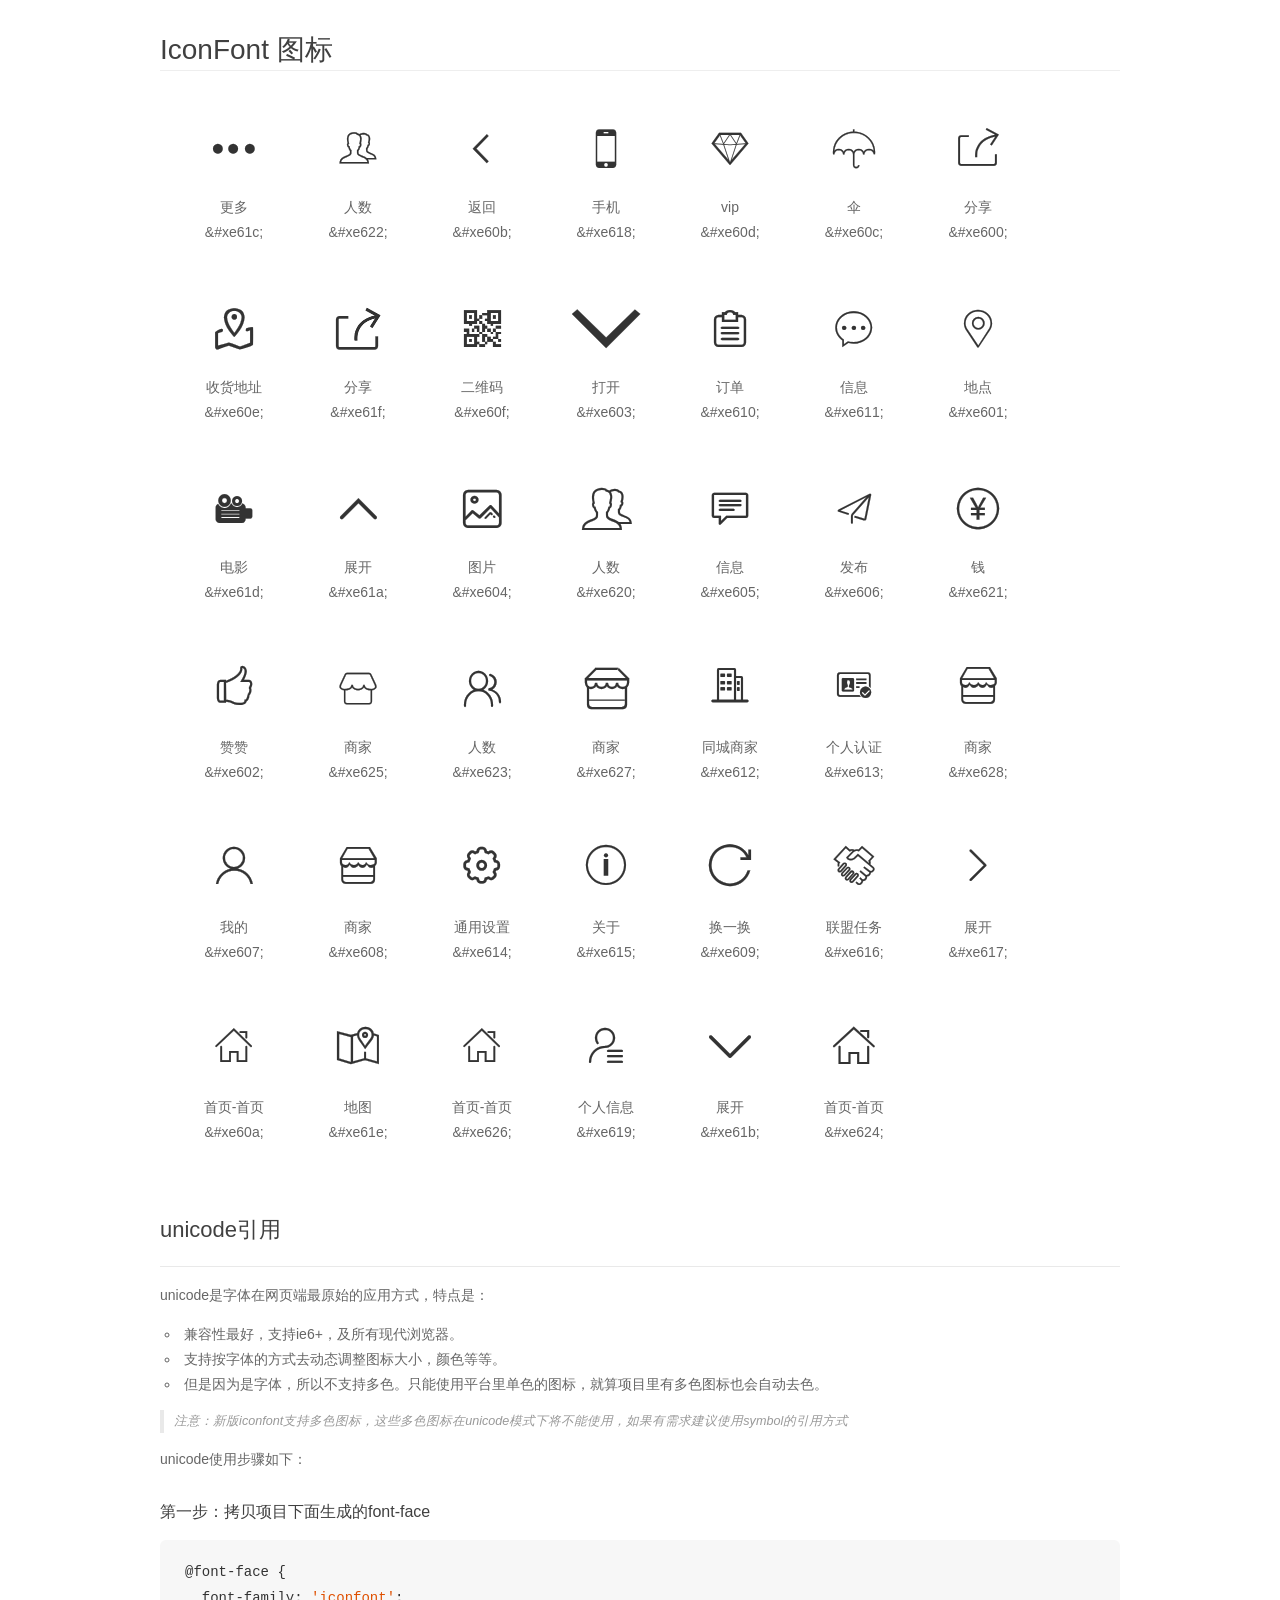
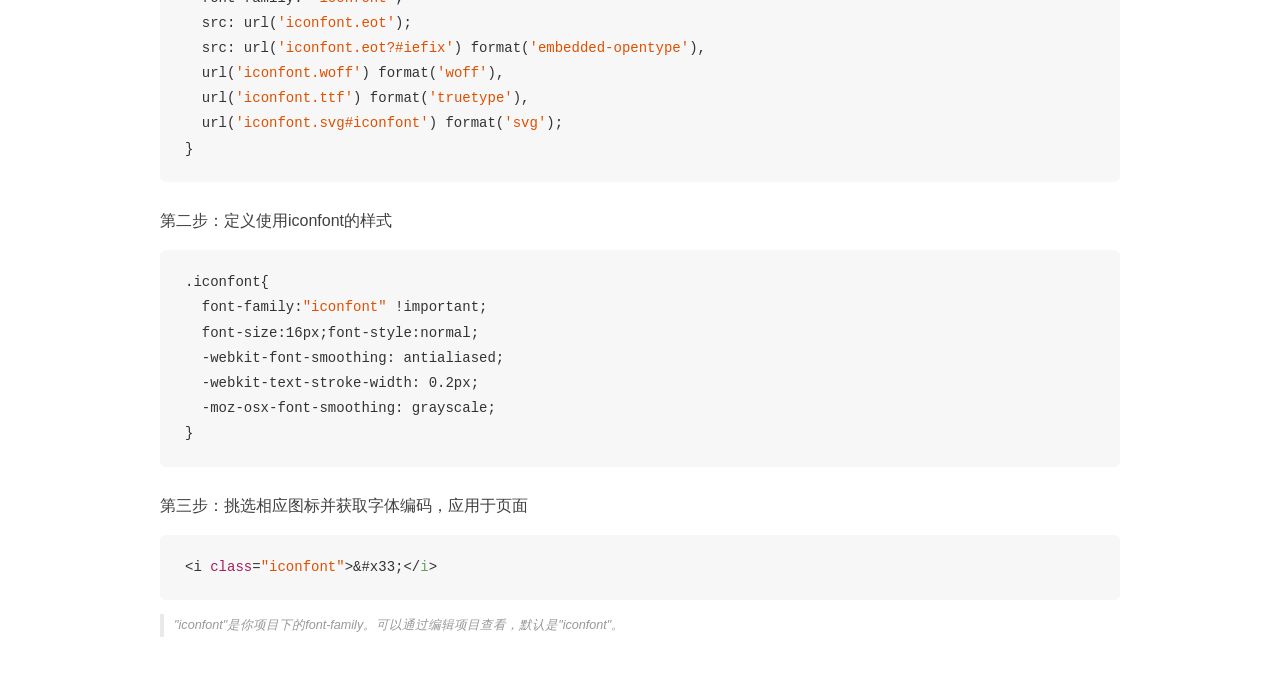
<file: 2018.7.4/用户中心/font/demo_unicode.html>
<!DOCTYPE html>
<html>
<head>
    <meta charset="utf-8"/>
    <title>IconFont</title>
    <link rel="stylesheet" href="demo.css">

    <style type="text/css">

        @font-face {font-family: "iconfont";
          src: url('iconfont.eot'); /* IE9*/
          src: url('iconfont.eot#iefix') format('embedded-opentype'), /* IE6-IE8 */
          url('iconfont.woff') format('woff'), /* chrome, firefox */
          url('iconfont.ttf') format('truetype'), /* chrome, firefox, opera, Safari, Android, iOS 4.2+*/
          url('iconfont.svg#iconfont') format('svg'); /* iOS 4.1- */
        }

        .iconfont {
          font-family:"iconfont" !important;
          font-size:16px;
          font-style:normal;
          -webkit-font-smoothing: antialiased;
          -webkit-text-stroke-width: 0.2px;
          -moz-osx-font-smoothing: grayscale;
        }

    </style>
</head>
<body>
    <div class="main markdown">
        <h1>IconFont 图标</h1>
        <ul class="icon_lists clear">
            
                <li>
                <i class="icon iconfont">&#xe61c;</i>
                    <div class="name">更多</div>
                    <div class="code">&amp;#xe61c;</div>
                </li>
            
                <li>
                <i class="icon iconfont">&#xe622;</i>
                    <div class="name">人数</div>
                    <div class="code">&amp;#xe622;</div>
                </li>
            
                <li>
                <i class="icon iconfont">&#xe60b;</i>
                    <div class="name">返回</div>
                    <div class="code">&amp;#xe60b;</div>
                </li>
            
                <li>
                <i class="icon iconfont">&#xe618;</i>
                    <div class="name">手机</div>
                    <div class="code">&amp;#xe618;</div>
                </li>
            
                <li>
                <i class="icon iconfont">&#xe60d;</i>
                    <div class="name">vip</div>
                    <div class="code">&amp;#xe60d;</div>
                </li>
            
                <li>
                <i class="icon iconfont">&#xe60c;</i>
                    <div class="name">伞</div>
                    <div class="code">&amp;#xe60c;</div>
                </li>
            
                <li>
                <i class="icon iconfont">&#xe600;</i>
                    <div class="name">分享</div>
                    <div class="code">&amp;#xe600;</div>
                </li>
            
                <li>
                <i class="icon iconfont">&#xe60e;</i>
                    <div class="name">收货地址</div>
                    <div class="code">&amp;#xe60e;</div>
                </li>
            
                <li>
                <i class="icon iconfont">&#xe61f;</i>
                    <div class="name">分享</div>
                    <div class="code">&amp;#xe61f;</div>
                </li>
            
                <li>
                <i class="icon iconfont">&#xe60f;</i>
                    <div class="name">二维码</div>
                    <div class="code">&amp;#xe60f;</div>
                </li>
            
                <li>
                <i class="icon iconfont">&#xe603;</i>
                    <div class="name">打开</div>
                    <div class="code">&amp;#xe603;</div>
                </li>
            
                <li>
                <i class="icon iconfont">&#xe610;</i>
                    <div class="name">订单</div>
                    <div class="code">&amp;#xe610;</div>
                </li>
            
                <li>
                <i class="icon iconfont">&#xe611;</i>
                    <div class="name">信息</div>
                    <div class="code">&amp;#xe611;</div>
                </li>
            
                <li>
                <i class="icon iconfont">&#xe601;</i>
                    <div class="name">地点</div>
                    <div class="code">&amp;#xe601;</div>
                </li>
            
                <li>
                <i class="icon iconfont">&#xe61d;</i>
                    <div class="name">电影</div>
                    <div class="code">&amp;#xe61d;</div>
                </li>
            
                <li>
                <i class="icon iconfont">&#xe61a;</i>
                    <div class="name">展开</div>
                    <div class="code">&amp;#xe61a;</div>
                </li>
            
                <li>
                <i class="icon iconfont">&#xe604;</i>
                    <div class="name">图片</div>
                    <div class="code">&amp;#xe604;</div>
                </li>
            
                <li>
                <i class="icon iconfont">&#xe620;</i>
                    <div class="name">人数</div>
                    <div class="code">&amp;#xe620;</div>
                </li>
            
                <li>
                <i class="icon iconfont">&#xe605;</i>
                    <div class="name">信息</div>
                    <div class="code">&amp;#xe605;</div>
                </li>
            
                <li>
                <i class="icon iconfont">&#xe606;</i>
                    <div class="name">发布</div>
                    <div class="code">&amp;#xe606;</div>
                </li>
            
                <li>
                <i class="icon iconfont">&#xe621;</i>
                    <div class="name">钱</div>
                    <div class="code">&amp;#xe621;</div>
                </li>
            
                <li>
                <i class="icon iconfont">&#xe602;</i>
                    <div class="name">赞赞</div>
                    <div class="code">&amp;#xe602;</div>
                </li>
            
                <li>
                <i class="icon iconfont">&#xe625;</i>
                    <div class="name">商家</div>
                    <div class="code">&amp;#xe625;</div>
                </li>
            
                <li>
                <i class="icon iconfont">&#xe623;</i>
                    <div class="name">人数</div>
                    <div class="code">&amp;#xe623;</div>
                </li>
            
                <li>
                <i class="icon iconfont">&#xe627;</i>
                    <div class="name">商家</div>
                    <div class="code">&amp;#xe627;</div>
                </li>
            
                <li>
                <i class="icon iconfont">&#xe612;</i>
                    <div class="name">同城商家</div>
                    <div class="code">&amp;#xe612;</div>
                </li>
            
                <li>
                <i class="icon iconfont">&#xe613;</i>
                    <div class="name">个人认证</div>
                    <div class="code">&amp;#xe613;</div>
                </li>
            
                <li>
                <i class="icon iconfont">&#xe628;</i>
                    <div class="name">商家</div>
                    <div class="code">&amp;#xe628;</div>
                </li>
            
                <li>
                <i class="icon iconfont">&#xe607;</i>
                    <div class="name">我的</div>
                    <div class="code">&amp;#xe607;</div>
                </li>
            
                <li>
                <i class="icon iconfont">&#xe608;</i>
                    <div class="name">商家</div>
                    <div class="code">&amp;#xe608;</div>
                </li>
            
                <li>
                <i class="icon iconfont">&#xe614;</i>
                    <div class="name">通用设置</div>
                    <div class="code">&amp;#xe614;</div>
                </li>
            
                <li>
                <i class="icon iconfont">&#xe615;</i>
                    <div class="name">关于</div>
                    <div class="code">&amp;#xe615;</div>
                </li>
            
                <li>
                <i class="icon iconfont">&#xe609;</i>
                    <div class="name">换一换</div>
                    <div class="code">&amp;#xe609;</div>
                </li>
            
                <li>
                <i class="icon iconfont">&#xe616;</i>
                    <div class="name">联盟任务</div>
                    <div class="code">&amp;#xe616;</div>
                </li>
            
                <li>
                <i class="icon iconfont">&#xe617;</i>
                    <div class="name">展开</div>
                    <div class="code">&amp;#xe617;</div>
                </li>
            
                <li>
                <i class="icon iconfont">&#xe60a;</i>
                    <div class="name">首页-首页</div>
                    <div class="code">&amp;#xe60a;</div>
                </li>
            
                <li>
                <i class="icon iconfont">&#xe61e;</i>
                    <div class="name">地图</div>
                    <div class="code">&amp;#xe61e;</div>
                </li>
            
                <li>
                <i class="icon iconfont">&#xe626;</i>
                    <div class="name">首页-首页</div>
                    <div class="code">&amp;#xe626;</div>
                </li>
            
                <li>
                <i class="icon iconfont">&#xe619;</i>
                    <div class="name">个人信息</div>
                    <div class="code">&amp;#xe619;</div>
                </li>
            
                <li>
                <i class="icon iconfont">&#xe61b;</i>
                    <div class="name">展开</div>
                    <div class="code">&amp;#xe61b;</div>
                </li>
            
                <li>
                <i class="icon iconfont">&#xe624;</i>
                    <div class="name">首页-首页</div>
                    <div class="code">&amp;#xe624;</div>
                </li>
            
        </ul>
        <h2 id="unicode-">unicode引用</h2>
        <hr>

        <p>unicode是字体在网页端最原始的应用方式，特点是：</p>
        <ul>
        <li>兼容性最好，支持ie6+，及所有现代浏览器。</li>
        <li>支持按字体的方式去动态调整图标大小，颜色等等。</li>
        <li>但是因为是字体，所以不支持多色。只能使用平台里单色的图标，就算项目里有多色图标也会自动去色。</li>
        </ul>
        <blockquote>
        <p>注意：新版iconfont支持多色图标，这些多色图标在unicode模式下将不能使用，如果有需求建议使用symbol的引用方式</p>
        </blockquote>
        <p>unicode使用步骤如下：</p>
        <h3 id="-font-face">第一步：拷贝项目下面生成的font-face</h3>
        <pre><code class="lang-js hljs javascript">@font-face {
  font-family: <span class="hljs-string">'iconfont'</span>;
  src: url(<span class="hljs-string">'iconfont.eot'</span>);
  src: url(<span class="hljs-string">'iconfont.eot?#iefix'</span>) format(<span class="hljs-string">'embedded-opentype'</span>),
  url(<span class="hljs-string">'iconfont.woff'</span>) format(<span class="hljs-string">'woff'</span>),
  url(<span class="hljs-string">'iconfont.ttf'</span>) format(<span class="hljs-string">'truetype'</span>),
  url(<span class="hljs-string">'iconfont.svg#iconfont'</span>) format(<span class="hljs-string">'svg'</span>);
}
</code></pre>
        <h3 id="-iconfont-">第二步：定义使用iconfont的样式</h3>
        <pre><code class="lang-js hljs javascript">.iconfont{
  font-family:<span class="hljs-string">"iconfont"</span> !important;
  font-size:<span class="hljs-number">16</span>px;font-style:normal;
  -webkit-font-smoothing: antialiased;
  -webkit-text-stroke-width: <span class="hljs-number">0.2</span>px;
  -moz-osx-font-smoothing: grayscale;
}
</code></pre>
        <h3 id="-">第三步：挑选相应图标并获取字体编码，应用于页面</h3>
        <pre><code class="lang-js hljs javascript">&lt;i <span class="hljs-class"><span class="hljs-keyword">class</span></span>=<span class="hljs-string">"iconfont"</span>&gt;&amp;#x33;<span class="xml"><span class="hljs-tag">&lt;/<span class="hljs-name">i</span>&gt;</span></span></code></pre>

        <blockquote>
        <p>"iconfont"是你项目下的font-family。可以通过编辑项目查看，默认是"iconfont"。</p>
        </blockquote>
    </div>


</body>
</html>
</file>
<file: 2018.7.4/用户中心/css.css>
.qj{
    width: 100%;
    max-width: 640px;
    min-width: 320px;
    margin: 0 auto;
    height: 1000px;
    background-color: #FAFAFA;
}
.top{
    width: 100%;
    max-width: 640px;
    height: 40px;
    position: relative;
    background-color:#0099FF;
    /* text-align: center;
     */
     
    
}
.top span{
    position: absolute;
    top: 10px;
    left: 48%;
    color: white;
}
.dj{
    position: relative;
    width: 100%;
    color: red;
}
.dj img{
    width: 100%;
}
.dj div{
    width: 21%;
    height: 37%;
    position: absolute;
    background-color: #ccc;
    top:50%;
    left: 50%;
    transform: translate(-50% , -50%);
    border-radius: 50%;
    border: white 3px solid;
}
.dj i{
    font-size: 3rem;
    position: absolute;
    top:50%;
    left: 50%;
    transform: translate(-50% , -50%);
    color: white;
    z-index: 2;
    
}
.dj p{
    font-size: 83%;
    position: absolute;
    color: white;
    /* top:50%; */
    bottom: 10%;
    left: 50%;
    transform: translate(-50% , -50%);
}
.nav{
   margin-top: 10px;
    background-color: white;

}
.nav li{
    height: 40px;
    line-height: 40px;
    border-bottom: #ccc 1px solid;
}
.nav p{
    margin-left: 15px;
    display: inline-block;
}
.nav i{
    margin-left:10px;
}
.icon-zhankai-copy{
    margin-left:180px;
}
.footer{
    margin-top: 150px;
    width: 100%;
    height: 40px;
    background-color: white;
    border-top: #ccc 1px solid;
}
.footer li{
    float: left;
    width: 33.3%;
    text-align: center;
    
}
.footer p{
    margin-left: -4px;
    font-size: 10px;
    
}
.footer span{
    font-size: 25px;
}
.icon-wode,.last{
    color: #0099FF;
}
</file>
<file: 2018.7.4/用户中心/font/iconfont.css>
@font-face {font-family: "iconfont";
  src: url('iconfont.eot?t=1503653612050'); /* IE9*/
  src: url('iconfont.eot?t=1503653612050#iefix') format('embedded-opentype'), /* IE6-IE8 */
  url('iconfont.woff?t=1503653612050') format('woff'), /* chrome, firefox */
  url('iconfont.ttf?t=1503653612050') format('truetype'), /* chrome, firefox, opera, Safari, Android, iOS 4.2+*/
  url('iconfont.svg?t=1503653612050#iconfont') format('svg'); /* iOS 4.1- */
}

.iconfont {
  font-family:"iconfont" !important;
  font-size:16px;
  font-style:normal;
  -webkit-font-smoothing: antialiased;
  -moz-osx-font-smoothing: grayscale;
}

.icon-gengduo:before { content: "\e61c"; }

.icon-renshu:before { content: "\e622"; }

.icon-fanhui:before { content: "\e60b"; }

.icon-shouji:before { content: "\e618"; }

.icon-vip:before { content: "\e60d"; }

.icon-san:before { content: "\e60c"; }

.icon-fenxiang:before { content: "\e600"; }

.icon-shouhuodizhi:before { content: "\e60e"; }

.icon-fenxiang1:before { content: "\e61f"; }

.icon-erweima:before { content: "\e60f"; }

.icon-dakai:before { content: "\e603"; }

.icon-dingdan:before { content: "\e610"; }

.icon-info:before { content: "\e611"; }

.icon-xiao31:before { content: "\e601"; }

.icon-dianying:before { content: "\e61d"; }

.icon-zhankai:before { content: "\e61a"; }

.icon-tupian:before { content: "\e604"; }

.icon-renshu1:before { content: "\e620"; }

.icon-xinxi:before { content: "\e605"; }

.icon-fabu:before { content: "\e606"; }

.icon-iconfontqian:before { content: "\e621"; }

.icon-zanzan:before { content: "\e602"; }

.icon-shangjia:before { content: "\e625"; }

.icon-renshu2:before { content: "\e623"; }

.icon-shangjia1:before { content: "\e627"; }

.icon-tongchengshangjia:before { content: "\e612"; }

.icon-gerenrenzheng:before { content: "\e613"; }

.icon-shangjia2:before { content: "\e628"; }

.icon-wode:before { content: "\e607"; }

.icon-shangjia3:before { content: "\e608"; }

.icon-tongyongshezhi:before { content: "\e614"; }

.icon-guanyu:before { content: "\e615"; }

.icon-16pxhuanyihuan:before { content: "\e609"; }

.icon-lianmengrenwu:before { content: "\e616"; }

.icon-zhankai-copy:before { content: "\e617"; }

.icon-shouye:before { content: "\e60a"; }

.icon-ditu:before { content: "\e61e"; }

.icon-shouye-copy:before { content: "\e626"; }

.icon-gerenxinxi:before { content: "\e619"; }

.icon-zhankai1:before { content: "\e61b"; }

.icon-shouye-copy1:before { content: "\e624"; }
</file>
<file: 2018.7.4/用户中心/bass.css>
*{
    padding: 0;
    margin: 0;
    box-sizing: border-box;
    -webkit-tap-highlight-color: transparent;
}
ul{
    list-style: none;
}
</file>
<file: 2018.7.4/赤峰百易文化/css/base.css>
*{
    padding: 0;
    margin: 0;
    box-sizing: border-box;
    -webkit-tap-highlight-color: transparent;
}
a{
    text-decoration: none;
}
ul{
    list-style: none;
}
.clearfix::before,
.clearfix::after{
    /* ul设置这个属性，让底色出来 */
    content: "";
    display: block;
    height: 0;
    line-height: 0px;
    clear: both;
    visibility: hidden;
}
</file>
<file: 2018.7.4/赤峰百易文化/css/mycss.css>
.qj{
    width: 100%;
    max-width: 640px;
    min-width: 320px;
    margin: 0 auto;
    height: 1000px;
    background-color: #ccc;
}
.top{
    width: 100%;
    max-width: 640px;
    height: 40px;
    position:fixed;
    background-color: red;
    z-index: 999;
    
}

.top span{
    position: absolute;
    font-size: 26px;
    top: 8px;
    left: 8px;
    color: white;
}
.top p{
    position: absolute;
    color: white;
    top: 9px;
    left: 45%;
}
.msg{
    width: 100%;
    position: relative;
    overflow: hidden;
    top: 2.5%;
    
}
.msg img{
    width: 100%;
    display: block;
    
}
.msg .logo{
    width: 24%;
    position: absolute;
    top: 16%;
    left: 5%;
}
.msg .vip{
    width: 5%;
    position: absolute;
    top: 43%;
    left: 32%;
    background-color: red;
    
}
.msg .shop_umbrella{
    width: 5%;
    position: absolute;
    top: 43%;
    left: 39%;
    background-color: red;
}
.msg .shop_silver{
    width: 5%;
    position: absolute;
    top: 43%;
    left: 46%;
    background-color: red;
}
.msg .mz{
    position: absolute;
    color: white;
    top:23%;
    left: 33%;
    font-size: 14px;
}
.msg span{
    position: absolute;
    font-size: 26px;
    top:25%;
    left: 90%;
    color: white;
}
.msg ul{
    width: 100%;
    height: 25%;
    position: absolute;
    background: #a5c5d0;
    /* opacity: 0.6; */
    left: 0;
    bottom: 0;
   
}
.msg ul li{
    float: left;
    width: 33.3%;
    height: 100%;
    color: whitesmoke;
    text-align: center;
    line-height: 100%;
    padding-top: 2%;

}
.msg ul li:nth-child(1)::before{
    content: "";
    width: 1px;
    height: 80%;
    background: #E7E7E7;
    position: absolute;
    right: 66%;
    top:12%;
}
.msg ul li:nth-child(2)::before{
    content: "";
    width: 1px;
    height: 80%;
    background: #E7E7E7;
    position: absolute;
    right: 34%;
    top:12%;
}
.msg ul p{
    margin-top: 1%;
}
.xz {
   width: 100%;
   position: relative;
   top: 2.5%;
   background-color:white;
}
.xz ul li{
    float: left;
    width: 33.3%;
    height: 100%;
    text-align: center;

}
.xz ul li:nth-child(1)::before{
    content: "";
    width: 1px;
    height: 100%;
    background: #E7E7E7;
    position: absolute;
    right: 34%;
    top:0%;
}
.xz ul li:nth-child(2)::before{
    content: "";
    width: 1px;
    height: 100%;
    background: #E7E7E7;
    position: absolute;
    right: 66%;
    top:0%;
}
.xz ul li:nth-child(4)::before{
    content: "";
    width: 100%;
    height: 1px;
    background: #E7E7E7;
    position: absolute;
    right: 0%;
    top:33%;
}
.xz ul li:nth-child(7)::before{
    content: "";
    width: 100%;
    height: 1px;
    background: #E7E7E7;
    position: absolute;
    right: 0%;
    top:67%;
}

.xz img{
    width: 50px;
    height: 50px;
    margin-top: 7px
}
.xz p{
    margin-bottom: 11px;
}
.tp img{
    width: 100%;
    display: block;
  
}
.fooder{
    width: 100%;
   height: 7%;
    background-color:#fff;
}
.fooder li{
    float: left;
    width: 25%;
    height: 100%;
    text-align: center;
    padding-top: 7px
}
.fooder span{
    font-size: 35px;
    color: #ccc;
    
}
.fooder p{
    color: #ccc;
}
.fooder .icon-shangjia3{
    color: red
}
.fooder .sj{
    color: red;
}
</file>
<file: 2018.7.4/赤峰百易文化/font/fonts/iconfont.css>
@font-face {font-family: "iconfont";
  src: url('iconfont.eot?t=1477879125896'); /* IE9*/
  src: url('iconfont.eot?t=1477879125896#iefix') format('embedded-opentype'), /* IE6-IE8 */
  url('iconfont.woff?t=1477879125896') format('woff'), /* chrome, firefox */
  url('iconfont.ttf?t=1477879125896') format('truetype'), /* chrome, firefox, opera, Safari, Android, iOS 4.2+*/
  url('iconfont.svg?t=1477879125896#iconfont') format('svg'); /* iOS 4.1- */
}

.iconfont {
  font-family:"iconfont" !important;
  font-size:16px;
  font-style:normal;
  -webkit-font-smoothing: antialiased;
  -webkit-text-stroke-width: 0.2px;
  -moz-osx-font-smoothing: grayscale;
}

.icon-mima:before { content: "\e601"; }

.icon-sousuo:before { content: "\e66a"; }

.icon-yonghu:before { content: "\e600"; }

.icon-shouye:before { content: "\e605"; }

.icon-caidan:before { content: "\e604"; }

.icon-26:before { content: "\e606"; }

.icon-rili-copy:before { content: "\e608"; }

.icon-xiaoxi:before { content: "\e607"; }

.icon-fanhui:before { content: "\e603"; }
</file>
<file: 2018.7.4/赤峰百易文化/font/font/iconfont.css>
@font-face {font-family: "iconfont";
  src: url('iconfont.eot?t=1503653612050'); /* IE9*/
  src: url('iconfont.eot?t=1503653612050#iefix') format('embedded-opentype'), /* IE6-IE8 */
  url('iconfont.woff?t=1503653612050') format('woff'), /* chrome, firefox */
  url('iconfont.ttf?t=1503653612050') format('truetype'), /* chrome, firefox, opera, Safari, Android, iOS 4.2+*/
  url('iconfont.svg?t=1503653612050#iconfont') format('svg'); /* iOS 4.1- */
}

.iconfont {
  font-family:"iconfont" !important;
  font-size:16px;
  font-style:normal;
  -webkit-font-smoothing: antialiased;
  -moz-osx-font-smoothing: grayscale;
}

.icon-gengduo:before { content: "\e61c"; }

.icon-renshu:before { content: "\e622"; }

.icon-fanhui:before { content: "\e60b"; }

.icon-shouji:before { content: "\e618"; }

.icon-vip:before { content: "\e60d"; }

.icon-san:before { content: "\e60c"; }

.icon-fenxiang:before { content: "\e600"; }

.icon-shouhuodizhi:before { content: "\e60e"; }

.icon-fenxiang1:before { content: "\e61f"; }

.icon-erweima:before { content: "\e60f"; }

.icon-dakai:before { content: "\e603"; }

.icon-dingdan:before { content: "\e610"; }

.icon-info:before { content: "\e611"; }

.icon-xiao31:before { content: "\e601"; }

.icon-dianying:before { content: "\e61d"; }

.icon-zhankai:before { content: "\e61a"; }

.icon-tupian:before { content: "\e604"; }

.icon-renshu1:before { content: "\e620"; }

.icon-xinxi:before { content: "\e605"; }

.icon-fabu:before { content: "\e606"; }

.icon-iconfontqian:before { content: "\e621"; }

.icon-zanzan:before { content: "\e602"; }

.icon-shangjia:before { content: "\e625"; }

.icon-renshu2:before { content: "\e623"; }

.icon-shangjia1:before { content: "\e627"; }

.icon-tongchengshangjia:before { content: "\e612"; }

.icon-gerenrenzheng:before { content: "\e613"; }

.icon-shangjia2:before { content: "\e628"; }

.icon-wode:before { content: "\e607"; }

.icon-shangjia3:before { content: "\e608"; }

.icon-tongyongshezhi:before { content: "\e614"; }

.icon-guanyu:before { content: "\e615"; }

.icon-16pxhuanyihuan:before { content: "\e609"; }

.icon-lianmengrenwu:before { content: "\e616"; }

.icon-zhankai-copy:before { content: "\e617"; }

.icon-shouye:before { content: "\e60a"; }

.icon-ditu:before { content: "\e61e"; }

.icon-shouye-copy:before { content: "\e626"; }

.icon-gerenxinxi:before { content: "\e619"; }

.icon-zhankai1:before { content: "\e61b"; }

.icon-shouye-copy1:before { content: "\e624"; }
</file>
<file: 2018.7.4/用户中心/font/demo.css>
*{margin: 0;padding: 0;list-style: none;}
/*
KISSY CSS Reset
理念：1. reset 的目的不是清除浏览器的默认样式，这仅是部分工作。清除和重置是紧密不可分的。
2. reset 的目的不是让默认样式在所有浏览器下一致，而是减少默认样式有可能带来的问题。
3. reset 期望提供一套普适通用的基础样式。但没有银弹，推荐根据具体需求，裁剪和修改后再使用。
特色：1. 适应中文；2. 基于最新主流浏览器。
维护：玉伯<lifesinger@gmail.com>, 正淳<ragecarrier@gmail.com>
 */

/** 清除内外边距 **/
body, h1, h2, h3, h4, h5, h6, hr, p, blockquote, /* structural elements 结构元素 */
dl, dt, dd, ul, ol, li, /* list elements 列表元素 */
pre, /* text formatting elements 文本格式元素 */
form, fieldset, legend, button, input, textarea, /* form elements 表单元素 */
th, td /* table elements 表格元素 */ {
  margin: 0;
  padding: 0;
}

/** 设置默认字体 **/
body,
button, input, select, textarea /* for ie */ {
  font: 12px/1.5 tahoma, arial, \5b8b\4f53, sans-serif;
}
h1, h2, h3, h4, h5, h6 { font-size: 100%; }
address, cite, dfn, em, var { font-style: normal; } /* 将斜体扶正 */
code, kbd, pre, samp { font-family: courier new, courier, monospace; } /* 统一等宽字体 */
small { font-size: 12px; } /* 小于 12px 的中文很难阅读，让 small 正常化 */

/** 重置列表元素 **/
ul, ol { list-style: none; }

/** 重置文本格式元素 **/
a { text-decoration: none; }
a:hover { text-decoration: underline; }


/** 重置表单元素 **/
legend { color: #000; } /* for ie6 */
fieldset, img { border: 0; } /* img 搭车：让链接里的 img 无边框 */
button, input, select, textarea { font-size: 100%; } /* 使得表单元素在 ie 下能继承字体大小 */
/* 注：optgroup 无法扶正 */

/** 重置表格元素 **/
table { border-collapse: collapse; border-spacing: 0; }

/* 清除浮动 */
.ks-clear:after, .clear:after {
  content: '\20';
  display: block;
  height: 0;
  clear: both;
}
.ks-clear, .clear {
  *zoom: 1;
}

.main {
  padding: 30px 100px;
width: 960px;
margin: 0 auto;
}
.main h1{font-size:36px; color:#333; text-align:left;margin-bottom:30px; border-bottom: 1px solid #eee;}

.helps{margin-top:40px;}
.helps pre{
  padding:20px;
  margin:10px 0;
  border:solid 1px #e7e1cd;
  background-color: #fffdef;
  overflow: auto;
}

.icon_lists{
  width: 100% !important;

}

.icon_lists li{
  float:left;
  width: 100px;
  height:180px;
  text-align: center;
  list-style: none !important;
}
.icon_lists .icon{
  font-size: 42px;
  line-height: 100px;
  margin: 10px 0;
  color:#333;
  -webkit-transition: font-size 0.25s ease-out 0s;
  -moz-transition: font-size 0.25s ease-out 0s;
  transition: font-size 0.25s ease-out 0s;

}
.icon_lists .icon:hover{
  font-size: 100px;
}



.markdown {
  color: #666;
  font-size: 14px;
  line-height: 1.8;
}

.highlight {
  line-height: 1.5;
}

.markdown img {
  vertical-align: middle;
  max-width: 100%;
}

.markdown h1 {
  color: #404040;
  font-weight: 500;
  line-height: 40px;
  margin-bottom: 24px;
}

.markdown h2,
.markdown h3,
.markdown h4,
.markdown h5,
.markdown h6 {
  color: #404040;
  margin: 1.6em 0 0.6em 0;
  font-weight: 500;
  clear: both;
}

.markdown h1 {
  font-size: 28px;
}

.markdown h2 {
  font-size: 22px;
}

.markdown h3 {
  font-size: 16px;
}

.markdown h4 {
  font-size: 14px;
}

.markdown h5 {
  font-size: 12px;
}

.markdown h6 {
  font-size: 12px;
}

.markdown hr {
  height: 1px;
  border: 0;
  background: #e9e9e9;
  margin: 16px 0;
  clear: both;
}

.markdown p,
.markdown pre {
  margin: 1em 0;
}

.markdown > p,
.markdown > blockquote,
.markdown > .highlight,
.markdown > ol,
.markdown > ul {
  width: 80%;
}

.markdown ul > li {
  list-style: circle;
}

.markdown > ul li,
.markdown blockquote ul > li {
  margin-left: 20px;
  padding-left: 4px;
}

.markdown > ul li p,
.markdown > ol li p {
  margin: 0.6em 0;
}

.markdown ol > li {
  list-style: decimal;
}

.markdown > ol li,
.markdown blockquote ol > li {
  margin-left: 20px;
  padding-left: 4px;
}

.markdown code {
  margin: 0 3px;
  padding: 0 5px;
  background: #eee;
  border-radius: 3px;
}

.markdown pre {
  border-radius: 6px;
  background: #f7f7f7;
  padding: 20px;
}

.markdown pre code {
  border: none;
  background: #f7f7f7;
  margin: 0;
}

.markdown strong,
.markdown b {
  font-weight: 600;
}

.markdown > table {
  border-collapse: collapse;
  border-spacing: 0px;
  empty-cells: show;
  border: 1px solid #e9e9e9;
  width: 95%;
  margin-bottom: 24px;
}

.markdown > table th {
  white-space: nowrap;
  color: #333;
  font-weight: 600;

}

.markdown > table th,
.markdown > table td {
  border: 1px solid #e9e9e9;
  padding: 8px 16px;
  text-align: left;
}

.markdown > table th {
  background: #F7F7F7;
}

.markdown blockquote {
  font-size: 90%;
  color: #999;
  border-left: 4px solid #e9e9e9;
  padding-left: 0.8em;
  margin: 1em 0;
  font-style: italic;
}

.markdown blockquote p {
  margin: 0;
}

.markdown .anchor {
  opacity: 0;
  transition: opacity 0.3s ease;
  margin-left: 8px;
}

.markdown .waiting {
  color: #ccc;
}

.markdown h1:hover .anchor,
.markdown h2:hover .anchor,
.markdown h3:hover .anchor,
.markdown h4:hover .anchor,
.markdown h5:hover .anchor,
.markdown h6:hover .anchor {
  opacity: 1;
  display: inline-block;
}

.markdown > br,
.markdown > p > br {
  clear: both;
}


.hljs {
  display: block;
  background: white;
  padding: 0.5em;
  color: #333333;
  overflow-x: auto;
}

.hljs-comment,
.hljs-meta {
  color: #969896;
}

.hljs-string,
.hljs-variable,
.hljs-template-variable,
.hljs-strong,
.hljs-emphasis,
.hljs-quote {
  color: #df5000;
}

.hljs-keyword,
.hljs-selector-tag,
.hljs-type {
  color: #a71d5d;
}

.hljs-literal,
.hljs-symbol,
.hljs-bullet,
.hljs-attribute {
  color: #0086b3;
}

.hljs-section,
.hljs-name {
  color: #63a35c;
}

.hljs-tag {
  color: #333333;
}

.hljs-title,
.hljs-attr,
.hljs-selector-id,
.hljs-selector-class,
.hljs-selector-attr,
.hljs-selector-pseudo {
  color: #795da3;
}

.hljs-addition {
  color: #55a532;
  background-color: #eaffea;
}

.hljs-deletion {
  color: #bd2c00;
  background-color: #ffecec;
}

.hljs-link {
  text-decoration: underline;
}

pre{
  background: #fff;
}
</file>
